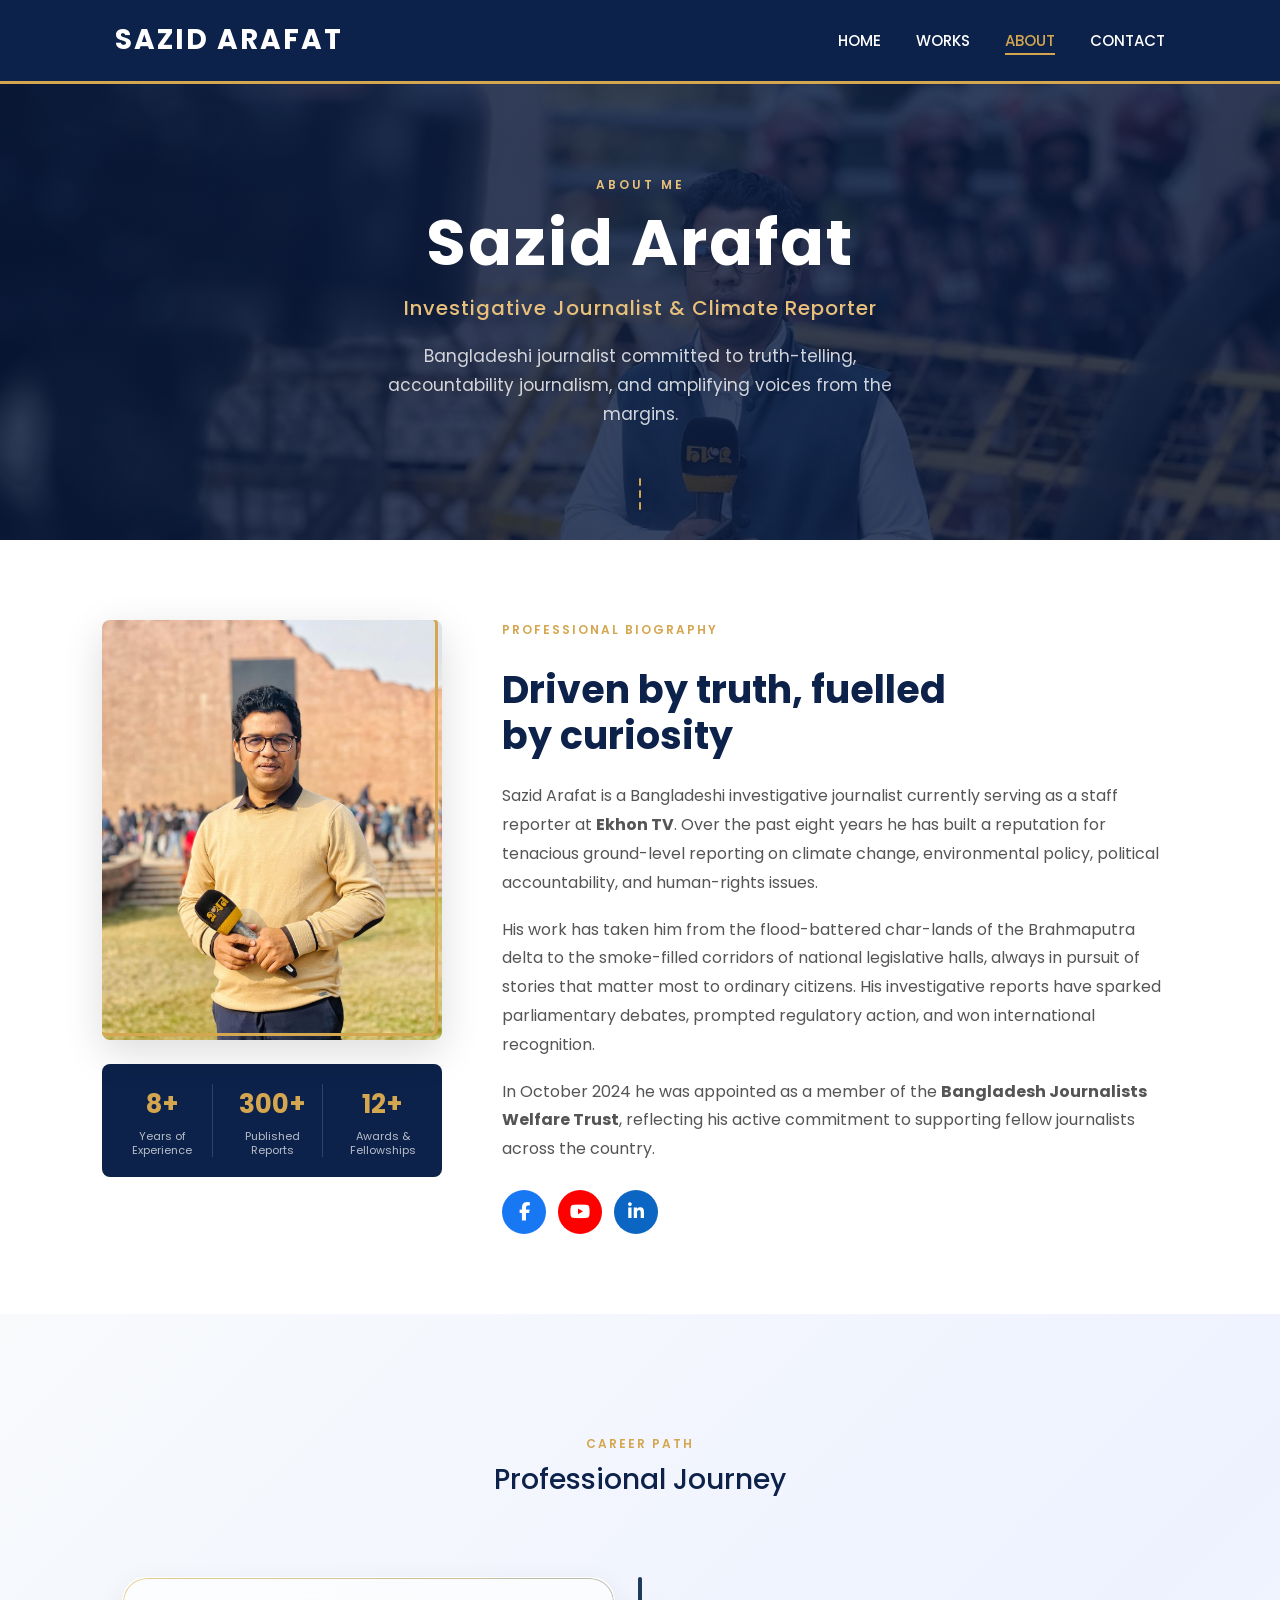
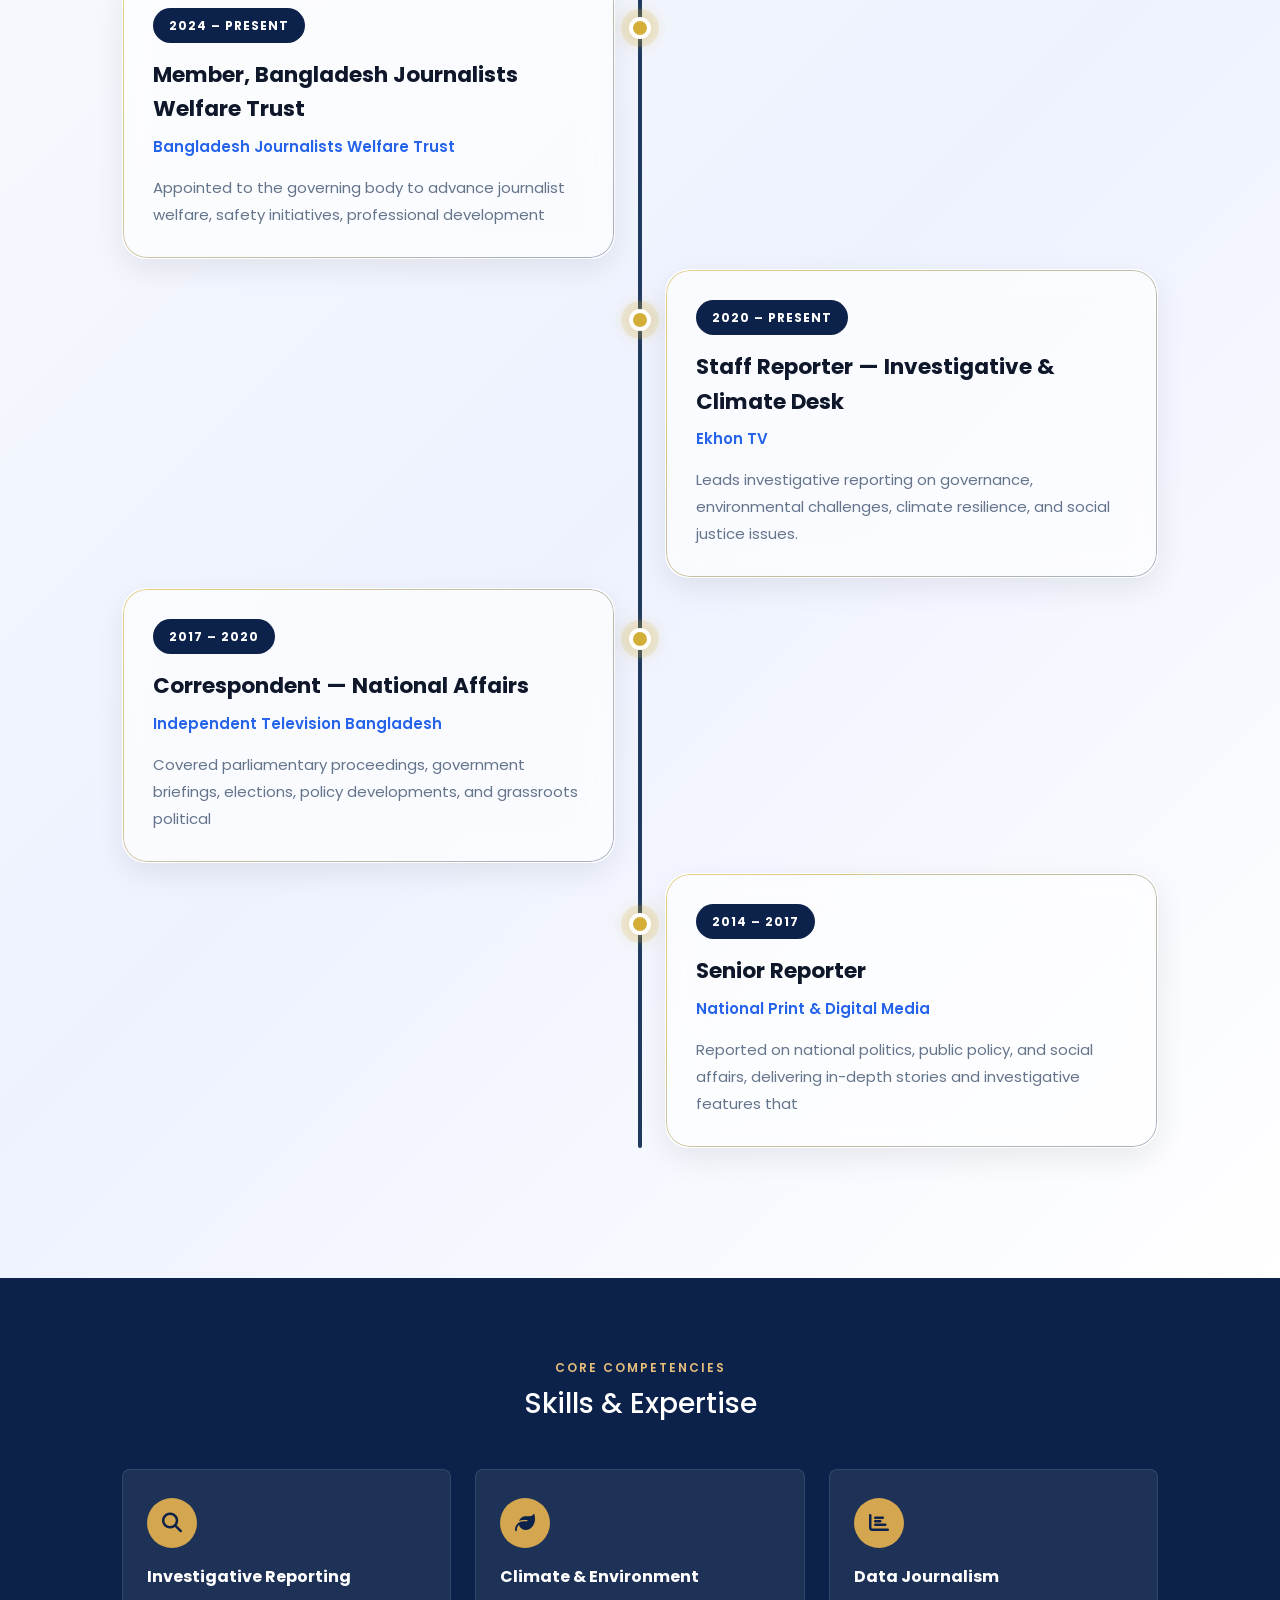
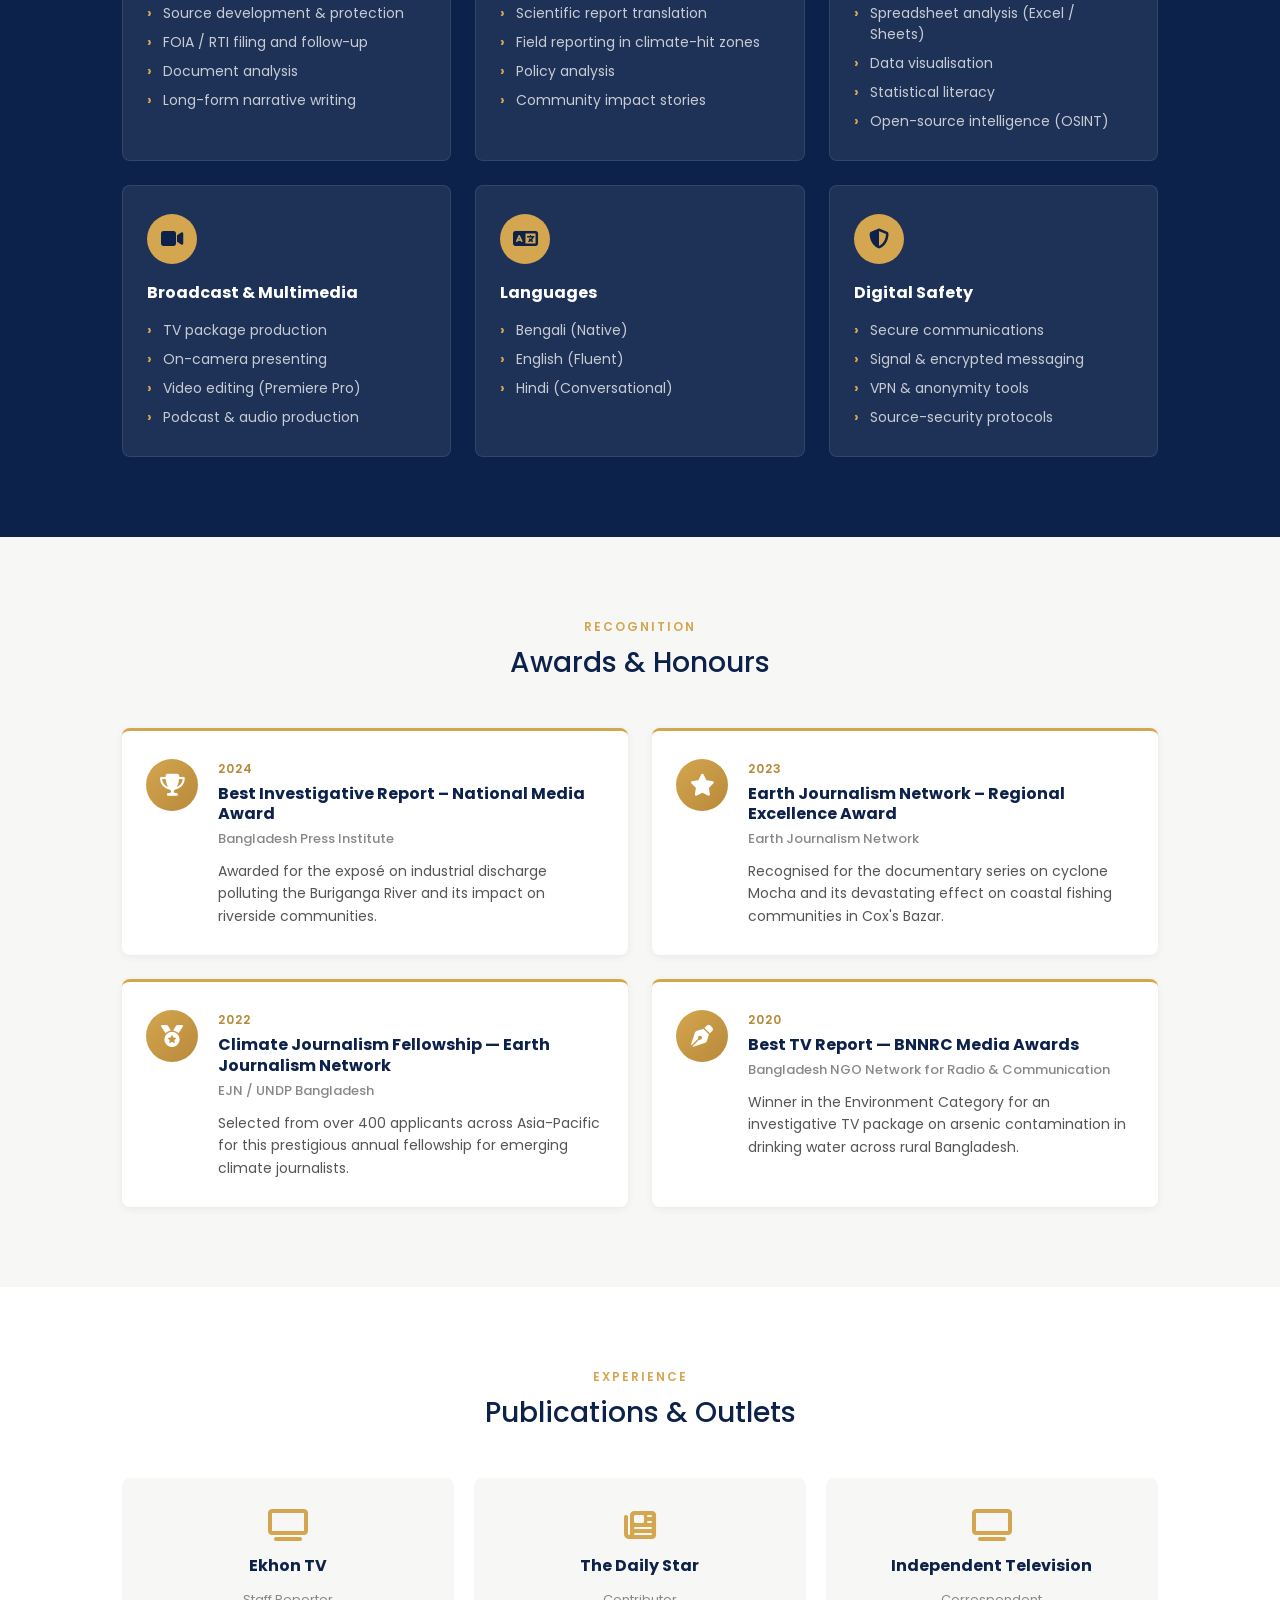
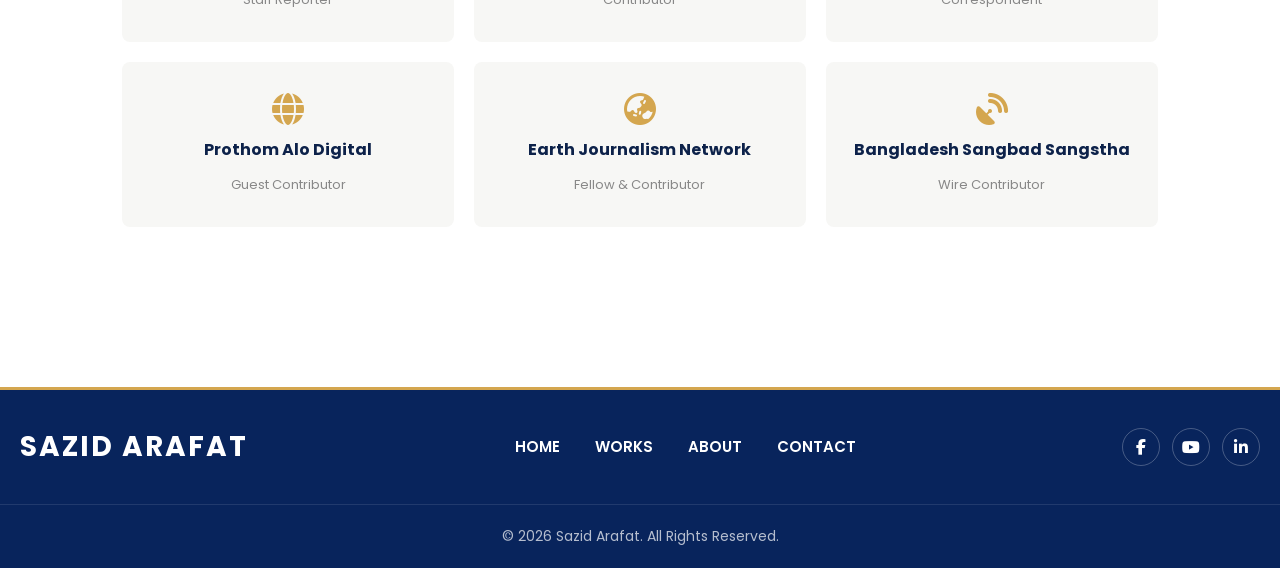
<file: about.html>
<!doctype html>
<html lang="en">

<head>
  <meta charset="UTF-8" />
  <meta name="viewport" content="width=device-width, initial-scale=1.0" />
  <title>About – Sazid Arafat | Investigative Journalist</title>
  <meta name="description"
    content="Learn about Sazid Arafat, a Bangladeshi investigative journalist covering climate, politics, and special reports at Ekhon TV." />

  <!-- CSS File -->
  <link rel="stylesheet" href="./style.css" />

  <!-- Font Awesome -->
  <link rel="stylesheet" href="https://cdnjs.cloudflare.com/ajax/libs/font-awesome/6.5.1/css/all.min.css" />

  <!-- Google Font -->
  <link href="https://fonts.googleapis.com/css2?family=Poppins:wght@300;400;500;600;700&display=swap"
    rel="stylesheet" />
</head>

<body>
  <!-- ========================= -->
  <!-- NAVBAR -->
  <!-- ========================= -->
  <!-- NAVBAR -->
  <nav class="navbar">
    <div class="logo">
      <a href="./index.html">
        <h2>SAZID ARAFAT</h2>
      </a>
    </div>

    <ul class="nav-links" id="navLinks">
      <li><a href="./index.html">HOME</a></li>
      <li><a href="./portfolio.html">WORKS</a></li>
      <li><a href="./about.html" class="active">ABOUT</a></li>
      <li><a href="./contact.html">CONTACT</a></li>
    </ul>

    <!-- Mobile Menu -->
    <div class="menu-btn" id="menuBtn" aria-label="Toggle navigation menu">
      <i class="fa-solid fa-bars"></i>
    </div>
  </nav>
  <!-- ========================= -->
  <!-- ABOUT HERO SECTION -->
  <!-- ========================= -->
  <section class="about-hero">
    <div class="about-hero-content">
      <span class="page-label">About Me</span>
      <h1>Sazid Arafat</h1>
      <p class="about-hero-subtitle">
        Investigative Journalist &amp; Climate Reporter
      </p>
      <p class="about-hero-desc">
        Bangladeshi journalist committed to truth-telling, accountability
        journalism, and amplifying voices from the margins.
      </p>
    </div>

    <!-- Scroll indicator -->
    <div class="scroll-down">
      <span></span>
      <span></span>
      <span></span>
    </div>
  </section>

  <!-- ========================= -->
  <!-- INTRO / PHOTO SECTION -->
  <!-- ========================= -->
  <section class="bio-section">
    <div class="bio-grid">
      <!-- Photo -->
      <div class="bio-photo-wrap">
        <div class="bio-photo-frame">
          <img src="./src/image/Profile.jpg" alt="Sazid Arafat – Investigative Journalist" class="bio-photo" />
        </div>
        <!-- Quick-stats strip -->
        <div class="quick-stats">
          <div class="stat-item">
            <span class="stat-number">8+</span>
            <span class="stat-label">Years of Experience</span>
          </div>
          <div class="stat-item">
            <span class="stat-number">300+</span>
            <span class="stat-label">Published Reports</span>
          </div>
          <div class="stat-item">
            <span class="stat-number">12+</span>
            <span class="stat-label">Awards &amp; Fellowships</span>
          </div>
        </div>
      </div>

      <!-- Text -->
      <div class="bio-text">
        <span class="section-tag">Professional Biography</span>
        <h2 class="bio-heading">
          Driven by truth, fuelled by&nbsp;curiosity
        </h2>
        <p>
          Sazid Arafat is a Bangladeshi investigative journalist currently
          serving as a staff reporter at <strong>Ekhon TV</strong>. Over the
          past eight years he has built a reputation for tenacious
          ground-level reporting on climate change, environmental policy,
          political accountability, and human-rights issues.
        </p>
        <p>
          His work has taken him from the flood-battered char-lands of the
          Brahmaputra delta to the smoke-filled corridors of national
          legislative halls, always in pursuit of stories that matter most to
          ordinary citizens. His investigative reports have sparked
          parliamentary debates, prompted regulatory action, and won
          international recognition.
        </p>
        <p>
          In October 2024 he was appointed as a member of the
          <strong>Bangladesh Journalists Welfare Trust</strong>, reflecting
          his active commitment to supporting fellow journalists across the
          country.
        </p>

        <!-- Social links -->
        <div class="bio-social">
          <a href="https://www.facebook.com/sazid.arafat" target="_blank" rel="noopener noreferrer"
            aria-label="Facebook" class="bio-social-link fb">
            <i class="fa-brands fa-facebook-f"></i>
          </a>
          <a href="https://www.youtube.com/@sazidarafatudoa" target="_blank" rel="noopener noreferrer"
            aria-label="YouTube" class="bio-social-link yt">
            <i class="fa-brands fa-youtube"></i>
          </a>
          <a href="https://www.linkedin.com/in/sazid-arafat/" target="_blank" rel="noopener noreferrer"
            aria-label="LinkedIn" class="bio-social-link li">
            <i class="fa-brands fa-linkedin-in"></i>
          </a>
        </div>
      </div>
    </div>
  </section>




  <!-- =========================
     CAREER TIMELINE
========================= -->
  <section class="timeline-section" id="career">
    <div class="inner-container">

      <span class="section-tag centered">Career Path</span>
      <h2 class="section-heading centered">Professional Journey</h2>

      <div class="timeline">

        <!-- Item 1 -->
        <div class="tl-item">
          <div class="tl-dot"></div>

          <div class="tl-card">
            <span class="tl-year">2024 – Present</span>

            <h3 class="tl-role">

              Member, Bangladesh Journalists Welfare Trust
            </h3>

            <p class="tl-org">
              Bangladesh Journalists Welfare Trust
            </p>

            <p class="tl-desc">
              Appointed to the governing body to advance journalist welfare,
              safety initiatives, professional development
            </p>
          </div>
        </div>

        <!-- Item 2 -->
        <div class="tl-item">
          <div class="tl-dot"></div>

          <div class="tl-card">
            <span class="tl-year">2020 – Present</span>

            <h3 class="tl-role">

              Staff Reporter — Investigative & Climate Desk
            </h3>

            <p class="tl-org">
              Ekhon TV
            </p>

            <p class="tl-desc">
              Leads investigative reporting on governance, environmental
              challenges, climate resilience, and social justice issues.

            </p>
          </div>
        </div>

        <!-- Item 3 -->
        <div class="tl-item">
          <div class="tl-dot"></div>

          <div class="tl-card">
            <span class="tl-year">2017 – 2020</span>

            <h3 class="tl-role">

              Correspondent — National Affairs
            </h3>

            <p class="tl-org">
              Independent Television Bangladesh
            </p>

            <p class="tl-desc">
              Covered parliamentary proceedings, government briefings,
              elections, policy developments, and grassroots political

            </p>
          </div>
        </div>

        <!-- Item 4 -->
        <div class="tl-item">
          <div class="tl-dot"></div>

          <div class="tl-card">
            <span class="tl-year">2014 – 2017</span>

            <h3 class="tl-role">

              Senior Reporter
            </h3>

            <p class="tl-org">
              National Print & Digital Media
            </p>

            <p class="tl-desc">
              Reported on national politics, public policy, and social affairs,
              delivering in-depth stories and investigative features that

            </p>
          </div>
        </div>



      </div>

    </div>
  </section>

 

  <!-- ========================= -->
  <!-- SKILLS SECTION -->
  <!-- ========================= -->
  <section class="skills-section">
    <div class="inner-container">
      <span class="section-tag centered">Core Competencies</span>
      <h2 class="section-heading centered">Skills &amp; Expertise</h2>

      <div class="skills-grid">
        <!-- Skill category -->
        <div class="skill-cat">
          <div class="skill-cat-icon">
            <i class="fa-solid fa-magnifying-glass"></i>
          </div>
          <h3>Investigative Reporting</h3>
          <ul class="skill-list">
            <li>Source development &amp; protection</li>
            <li>FOIA / RTI filing and follow-up</li>
            <li>Document analysis</li>
            <li>Long-form narrative writing</li>
          </ul>
        </div>

        <div class="skill-cat">
          <div class="skill-cat-icon">
            <i class="fa-solid fa-leaf"></i>
          </div>
          <h3>Climate &amp; Environment</h3>
          <ul class="skill-list">
            <li>Scientific report translation</li>
            <li>Field reporting in climate-hit zones</li>
            <li>Policy analysis</li>
            <li>Community impact stories</li>
          </ul>
        </div>

        <div class="skill-cat">
          <div class="skill-cat-icon">
            <i class="fa-solid fa-chart-bar"></i>
          </div>
          <h3>Data Journalism</h3>
          <ul class="skill-list">
            <li>Spreadsheet analysis (Excel / Sheets)</li>
            <li>Data visualisation</li>
            <li>Statistical literacy</li>
            <li>Open-source intelligence (OSINT)</li>
          </ul>
        </div>

        <div class="skill-cat">
          <div class="skill-cat-icon">
            <i class="fa-solid fa-video"></i>
          </div>
          <h3>Broadcast &amp; Multimedia</h3>
          <ul class="skill-list">
            <li>TV package production</li>
            <li>On-camera presenting</li>
            <li>Video editing (Premiere Pro)</li>
            <li>Podcast &amp; audio production</li>
          </ul>
        </div>

        <div class="skill-cat">
          <div class="skill-cat-icon">
            <i class="fa-solid fa-language"></i>
          </div>
          <h3>Languages</h3>
          <ul class="skill-list">
            <li>Bengali (Native)</li>
            <li>English (Fluent)</li>
            <li>Hindi (Conversational)</li>
          </ul>
        </div>

        <div class="skill-cat">
          <div class="skill-cat-icon">
            <i class="fa-solid fa-shield-halved"></i>
          </div>
          <h3>Digital Safety</h3>
          <ul class="skill-list">
            <li>Secure communications</li>
            <li>Signal &amp; encrypted messaging</li>
            <li>VPN &amp; anonymity tools</li>
            <li>Source-security protocols</li>
          </ul>
        </div>
      </div>
    </div>
  </section>

  <!-- ========================= -->
  <!-- AWARDS SECTION -->
  <!-- ========================= -->
  <section class="awards-section">
    <div class="inner-container">
      <span class="section-tag centered">Recognition</span>
      <h2 class="section-heading centered">Awards &amp; Honours</h2>

      <div class="awards-grid">
        <div class="award-card">
          <div class="award-icon">
            <i class="fa-solid fa-trophy"></i>
          </div>
          <div class="award-body">
            <span class="award-year">2024</span>
            <h3 class="award-title">
              Best Investigative Report – National Media Award
            </h3>
            <p class="award-org">Bangladesh Press Institute</p>
            <p class="award-desc">
              Awarded for the exposé on industrial discharge polluting the
              Buriganga River and its impact on riverside communities.
            </p>
          </div>
        </div>

        <div class="award-card">
          <div class="award-icon">
            <i class="fa-solid fa-star"></i>
          </div>
          <div class="award-body">
            <span class="award-year">2023</span>
            <h3 class="award-title">
              Earth Journalism Network – Regional Excellence Award
            </h3>
            <p class="award-org">Earth Journalism Network</p>
            <p class="award-desc">
              Recognised for the documentary series on cyclone Mocha and its
              devastating effect on coastal fishing communities in Cox's Bazar.
            </p>
          </div>
        </div>

        <div class="award-card">
          <div class="award-icon">
            <i class="fa-solid fa-medal"></i>
          </div>
          <div class="award-body">
            <span class="award-year">2022</span>
            <h3 class="award-title">
              Climate Journalism Fellowship — Earth Journalism Network
            </h3>
            <p class="award-org">EJN / UNDP Bangladesh</p>
            <p class="award-desc">
              Selected from over 400 applicants across Asia-Pacific for this
              prestigious annual fellowship for emerging climate journalists.
            </p>
          </div>
        </div>

        <div class="award-card">
          <div class="award-icon">
            <i class="fa-solid fa-pen-nib"></i>
          </div>
          <div class="award-body">
            <span class="award-year">2020</span>
            <h3 class="award-title">
              Best TV Report — BNNRC Media Awards
            </h3>
            <p class="award-org">Bangladesh NGO Network for Radio &amp; Communication</p>
            <p class="award-desc">
              Winner in the Environment Category for an investigative TV
              package on arsenic contamination in drinking water across rural
              Bangladesh.
            </p>
          </div>
        </div>
      </div>
    </div>
  </section>

  <!-- ========================= -->
  <!-- PUBLICATIONS WORKED WITH -->
  <!-- ========================= -->
  <section class="publications-section">
    <div class="inner-container">
      <span class="section-tag centered">Experience</span>
      <h2 class="section-heading centered">Publications &amp; Outlets</h2>

      <div class="pub-grid">
        <div class="pub-card">
          <i class="fa-solid fa-tv"></i>
          <h3>Ekhon TV</h3>
          <span class="pub-role">Staff Reporter</span>
        </div>
        <div class="pub-card">
          <i class="fa-solid fa-newspaper"></i>
          <h3>The Daily Star</h3>
          <span class="pub-role">Contributor</span>
        </div>
        <div class="pub-card">
          <i class="fa-solid fa-tv"></i>
          <h3>Independent Television</h3>
          <span class="pub-role">Correspondent</span>
        </div>
        <div class="pub-card">
          <i class="fa-solid fa-globe"></i>
          <h3>Prothom Alo Digital</h3>
          <span class="pub-role">Guest Contributor</span>
        </div>
        <div class="pub-card">
          <i class="fa-solid fa-earth-asia"></i>
          <h3>Earth Journalism Network</h3>
          <span class="pub-role">Fellow &amp; Contributor</span>
        </div>
        <div class="pub-card">
          <i class="fa-solid fa-satellite-dish"></i>
          <h3>Bangladesh Sangbad Sangstha</h3>
          <span class="pub-role">Wire Contributor</span>
        </div>
      </div>
    </div>
  </section>



  <!-- ========================= -->
  <!-- FOOTER -->
  <!-- ========================= -->
  <footer class="footer">
    <div class="footer-container">
      <div class="footer-logo">
        <a href="./index.html">
          <h2>SAZID ARAFAT</h2>
          <!-- <h2>Sajid Arafat</h2> -->
        </a>
      </div>

      <ul class="footer-menu">
        <li><a href="./index.html">HOME</a></li>
        <li><a href="./portfolio.html">WORKS</a></li>
        <li><a href="./about.html">ABOUT</a></li>
        <li><a href="./contact.html">CONTACT</a></li>
      </ul>

      <div class="footer-social">
        <a href="https://www.facebook.com/sazid.arafat" target="_blank" rel="noopener noreferrer"
          aria-label="Facebook"><i class="fa-brands fa-facebook-f"></i></a>
        <a href="https://www.youtube.com/@sazidarafatudoa" target="_blank" rel="noopener noreferrer"
          aria-label="YouTube"><i class="fa-brands fa-youtube"></i></a>
        <a href="https://www.linkedin.com/in/sazid-arafat/" target="_blank" rel="noopener noreferrer"
          aria-label="LinkedIn"><i class="fa-brands fa-linkedin-in"></i></a>
      </div>
    </div>

    <div class="footer-bottom">
      <p>© 2026 Sazid Arafat. All Rights Reserved.</p>
    </div>
  </footer>
  <!-- JS FILE -->
  <script src="./src/js/script.js"></script>
</body>

</html>
</file>
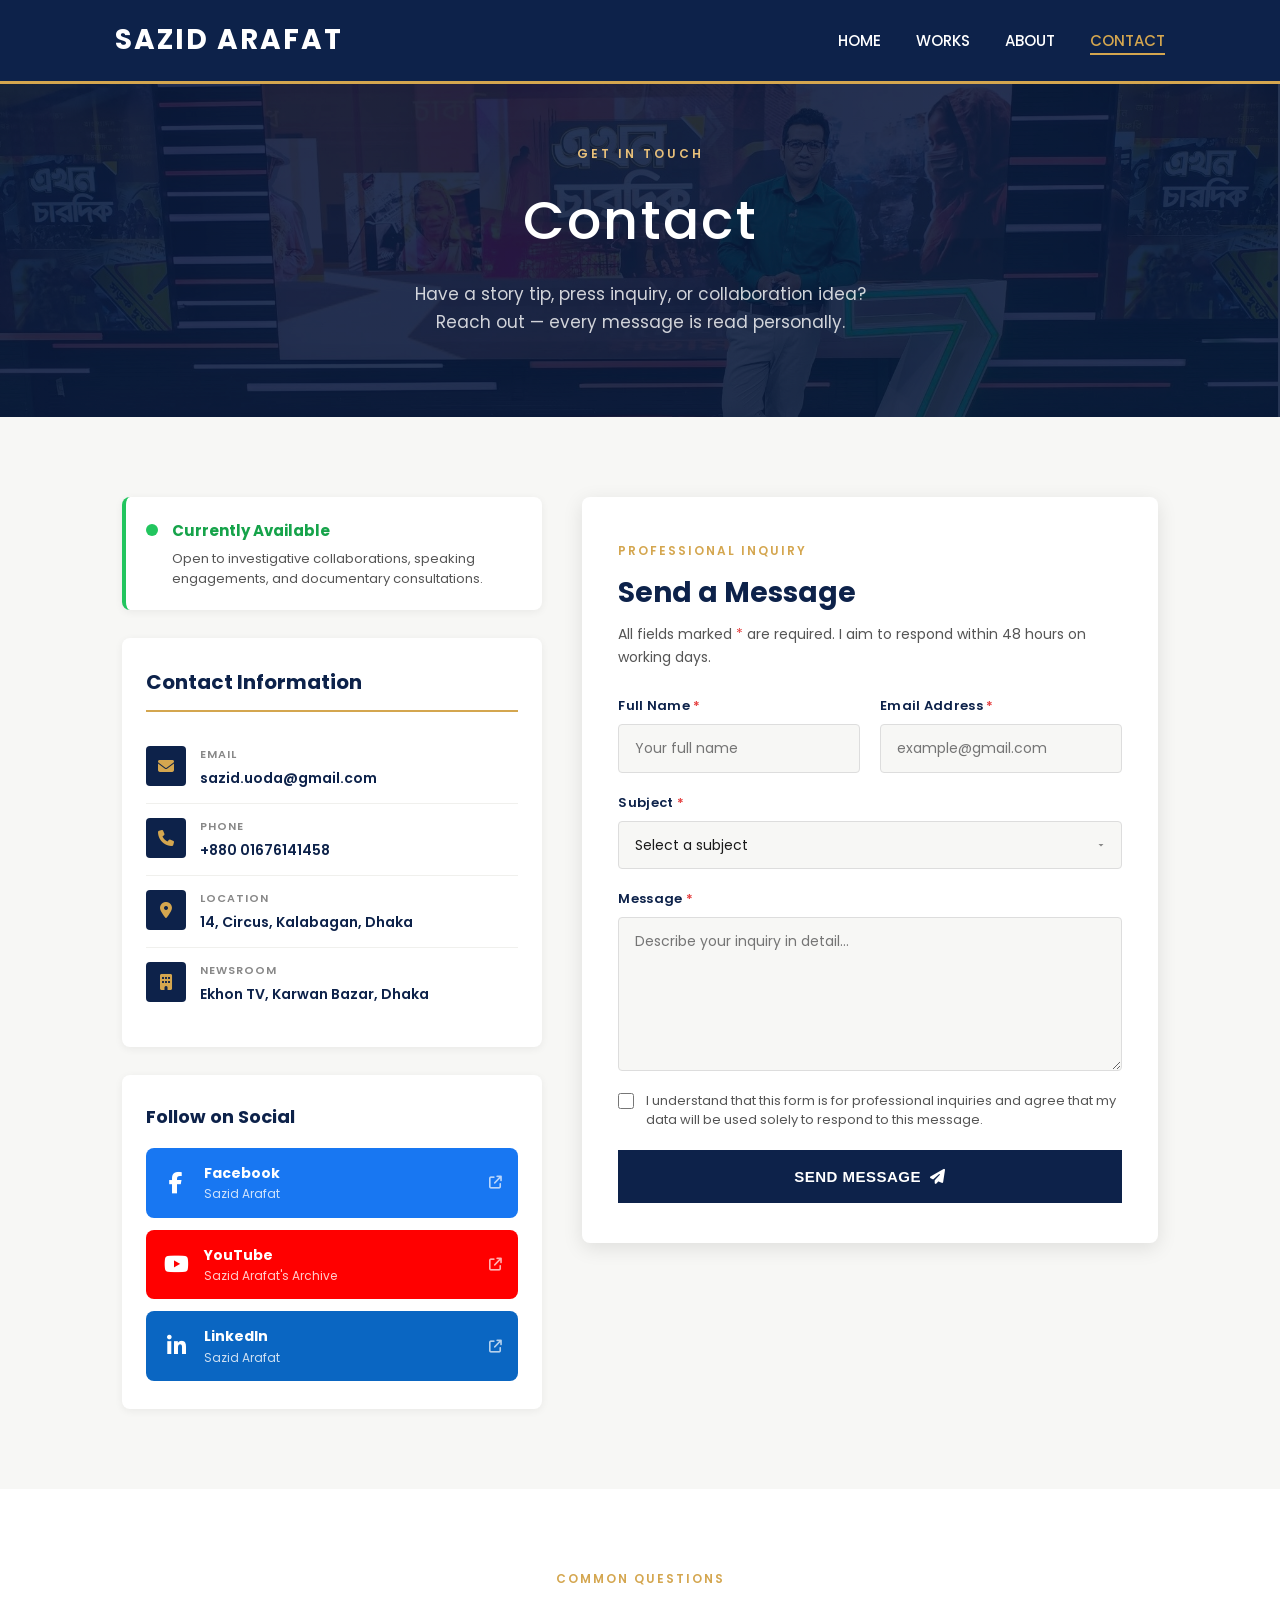
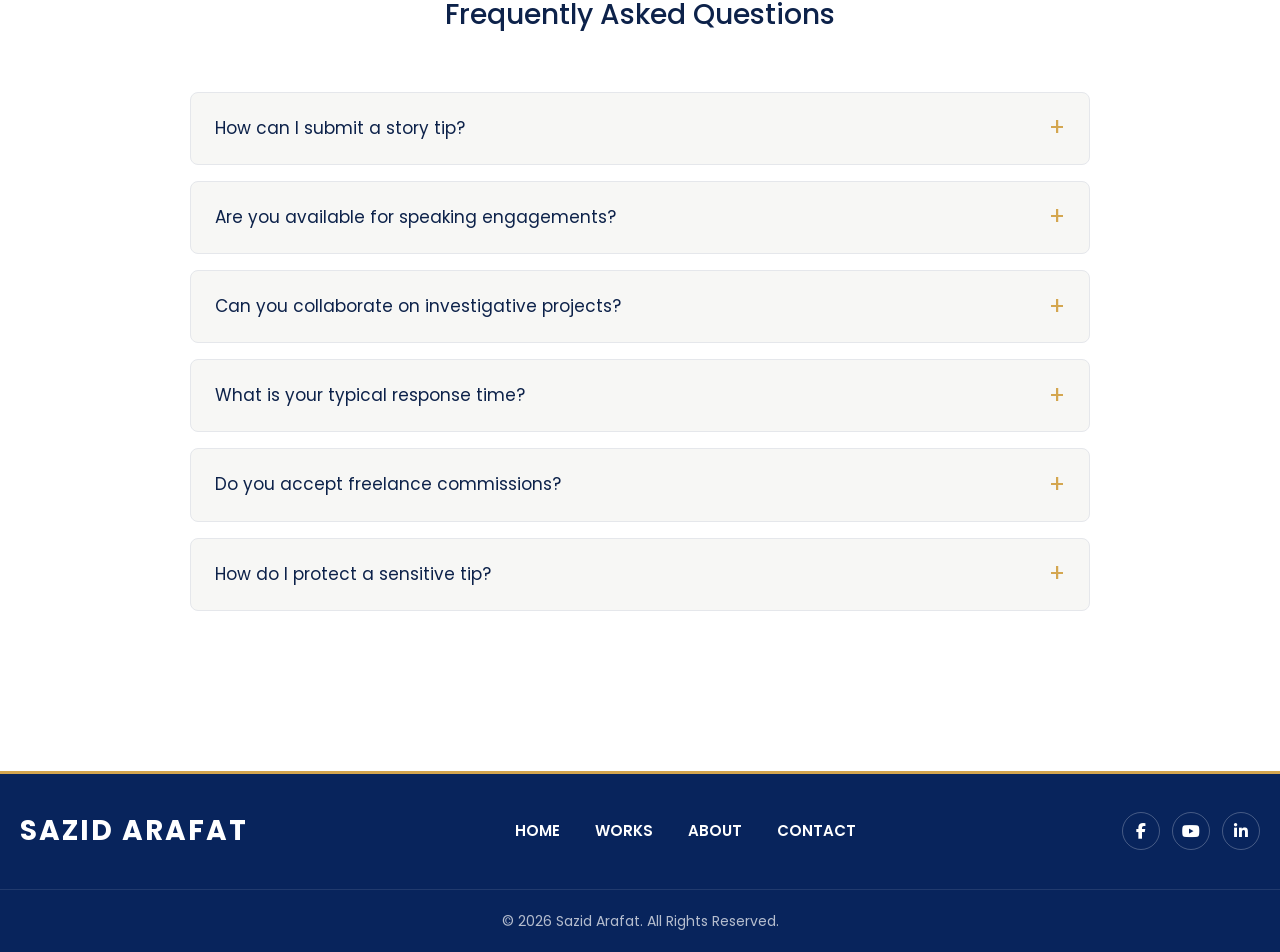
<file: contact.html>
<!doctype html>
<html lang="en">

<head>
  <meta charset="UTF-8" />
  <meta name="viewport" content="width=device-width, initial-scale=1.0" />
  <title>Contact – Sazid Arafat | Investigative Journalist</title>
  <meta name="description"
    content="Get in touch with Sazid Arafat for press inquiries, collaboration, interviews, or tips. Bangladeshi investigative journalist at Ekhon TV." />

  <!-- CSS File -->
  <link rel="stylesheet" href="./style.css" />

  <!-- Font Awesome -->
  <link rel="stylesheet" href="https://cdnjs.cloudflare.com/ajax/libs/font-awesome/6.5.1/css/all.min.css" />

  <!-- Google Font -->
  <link href="https://fonts.googleapis.com/css2?family=Poppins:wght@300;400;500;600;700&display=swap"
    rel="stylesheet" />
</head>

<body>
  <!-- ========================= -->
  <!-- NAVBAR -->
  <!-- ========================= -->
  <!-- NAVBAR -->
  <nav class="navbar">
    <div class="logo">
      <a href="./index.html">
        <h2>SAZID ARAFAT</h2>
      </a>
    </div>

    <ul class="nav-links" id="navLinks">
      <li><a href="./index.html">HOME</a></li>
      <li><a href="./portfolio.html">WORKS</a></li>
      <li><a href="./about.html">ABOUT</a></li>
      <li><a href="./contact.html" class="active">CONTACT</a></li>
    </ul>

    <!-- Mobile Menu -->
    <div class="menu-btn" id="menuBtn" aria-label="Toggle navigation menu">
      <i class="fa-solid fa-bars"></i>
    </div>
  </nav>

  <!-- ========================= -->
  <!-- CONTACT HERO -->
  <!-- ========================= -->
  <section class="contact-hero">
    <div class="contact-hero-content">
      <span class="page-label">Get In Touch</span>
      <h1>Contact</h1>
      <p>
        Have a story tip, press inquiry, or collaboration idea? Reach out —
        every message is read personally.
      </p>
    </div>
  </section>

  <!-- ========================= -->
  <!-- MAIN CONTACT LAYOUT -->
  <!-- ========================= -->
  <section class="contact-main">
    <div class="inner-container">
      <div class="contact-layout">
        <!-- ---- LEFT COLUMN: INFO ---- -->
        <div class="contact-info-col">
          <!-- Availability card -->
          <div class="availability-card">
            <div class="avail-dot"></div>
            <div>
              <p class="avail-status">Currently Available</p>
              <p class="avail-desc">
                Open to investigative collaborations, speaking engagements,
                and documentary consultations.
              </p>
            </div>
          </div>

          <!-- Contact details -->
          <div class="contact-details">
            <h2 class="contact-info-heading">Contact Information</h2>

            <a href="mailto:sazid.uoda@gmail.com" class="contact-detail-item">
              <div class="contact-detail-icon">
                <i class="fa-solid fa-envelope"></i>
              </div>
              <div>
                <span class="contact-detail-label">Email</span>
                <span class="contact-detail-value">sazid.uoda@gmail.com</span>
              </div>
            </a>

            <a href="tel:+8801700000000" class="contact-detail-item">
              <div class="contact-detail-icon">
                <i class="fa-solid fa-phone"></i>
              </div>
              <div>
                <span class="contact-detail-label">Phone</span>
                <span class="contact-detail-value">+880 01676141458</span>
              </div>
            </a>

            <div class="contact-detail-item">
              <div class="contact-detail-icon">
                <i class="fa-solid fa-location-dot"></i>
              </div>
              <div>
                <span class="contact-detail-label">Location</span>
                <span class="contact-detail-value">14, Circus, Kalabagan, Dhaka</span>
              </div>
            </div>

            <div class="contact-detail-item">
              <div class="contact-detail-icon">
                <i class="fa-solid fa-building"></i>
              </div>
              <div>
                <span class="contact-detail-label">Newsroom</span>
                <span class="contact-detail-value">Ekhon TV, Karwan Bazar, Dhaka</span>
              </div>
            </div>
          </div>

          <!-- Social media cards -->
          <div class="social-cards">
            <h3 class="social-cards-heading">Follow on Social</h3>

            <div class="social-card-list">
              <a href="https://www.facebook.com/sazid.arafat" target="_blank" rel="noopener noreferrer"
                class="social-card social-card-fb" aria-label="Facebook">
                <i class="fa-brands fa-facebook-f"></i>
                <div>
                  <span class="social-card-name">Facebook</span>
                  <span class="social-card-handle">Sazid Arafat</span>
                </div>
                <i class="fa-solid fa-arrow-up-right-from-square social-card-arrow"></i>
              </a>

              <a href="https://www.youtube.com/@sazidarafatudoa" target="_blank" rel="noopener noreferrer"
                class="social-card social-card-yt" aria-label="YouTube">
                <i class="fa-brands fa-youtube"></i>
                <div>
                  <span class="social-card-name">YouTube</span>
                  <span class="social-card-handle">Sazid Arafat's Archive</span>
                </div>
                <i class="fa-solid fa-arrow-up-right-from-square social-card-arrow"></i>
              </a>

              <a href="https://www.linkedin.com/in/sazid-arafat/" target="_blank" rel="noopener noreferrer"
                class="social-card social-card-li" aria-label="LinkedIn">
                <i class="fa-brands fa-linkedin-in"></i>
                <div>
                  <span class="social-card-name">LinkedIn</span>
                  <span class="social-card-handle">Sazid Arafat</span>
                </div>
                <i class="fa-solid fa-arrow-up-right-from-square social-card-arrow"></i>
              </a>
            </div>
          </div>
        </div>

        <!-- ---- RIGHT COLUMN: FORM ---- -->
        <div class="contact-form-col">
          <div class="inquiry-box">
            <span class="section-tag">Professional Inquiry</span>
            <h2 class="form-heading">Send a Message</h2>
            <p class="form-subtext">
              All fields marked <span class="required-star">*</span> are
              required. I aim to respond within 48 hours on working days.
            </p>
            <form action="https://api.web3forms.com/submit" method="POST" class="contact-form" id="contactForm">
              <input type="hidden" name="access_key" value="85a799e5-6c3c-4cfc-8764-4ec9124c769e">
              <!-- Row 1 -->
              <div class="form-row">
                <div class="form-group">
                  <label for="fullName" class="form-label">
                    Full Name <span class="required-star">*</span>
                  </label>
                  <input type="text" name="name" id="fullName" class="form-input" placeholder="Your full name"
                    required />
                </div>

                <div class="form-group">
                  <label for="emailAddress" class="form-label">
                    Email Address <span class="required-star">*</span>
                  </label>
                  <input type="email" name="email" id="emailAddress" class="form-input" placeholder="example@gmail.com"
                    required autocomplete="email" />
                </div>
              </div>

              <!-- Row 2 -->
              <div class="form-group">
                <label for="subject" class="form-label">
                  Subject <span class="required-star">*</span>
                </label>
                <select id="subject" name="subject" class="form-input form-select" required>
                  <option value="" disabled selected>Select a subject</option>
                  <option   value="story-tip">Story Tip / Press Release</option>
                  <option   value="collaboration">
                    Collaboration Proposal
                  </option>
                  <option   value="interview-request">Interview Request</option>
                  <option   value="speaking">Speaking Engagement</option>
                  <option   value="media-inquiry">Media Inquiry</option>
                  <option   value="other">Other</option>
                </select>
              </div>

              <!-- Row 3 -->
              <div class="form-group">
                <label for="message" class="form-label">
                  Message <span class="required-star">*</span>
                </label>
                <textarea name="message" id="message" class="form-input form-textarea"
                  placeholder="Describe your inquiry in detail…" rows="6" required></textarea>
              </div>



              <!-- Consent -->
              <div class="form-checkbox-group">
                <input type="checkbox" id="consent" name="consent" class="form-checkbox" required />
                <label for="consent" class="form-checkbox-label">
                  I understand that this form is for professional inquiries
                  and agree that my data will be used solely to respond to
                  this message.
                </label>
              </div>

              <button type="submit" class="btn form-submit-btn" id="submitBtn">
                SEND MESSAGE &nbsp;<i class="fa-solid fa-paper-plane"></i>
              </button>
            </form>
          </div>
        </div>
      </div>
    </div>
  </section>

  <!-- ========================= -->
  <!-- FAQ SECTION -->
  <!-- ========================= -->
  <section class="faq-section">
    <div class="inner-container">
      <span class="section-tag centered">Common Questions</span>
      <h2 class="section-heading centered">Frequently Asked Questions</h2>

      <div class="faq-accordion">
        <details class="faq-item">
          <summary>How can I submit a story tip?</summary>
          <p>
            Use the contact form above and select "Story Tip / Press Release"
            as the subject. For sensitive tips requiring confidentiality,
            please use Signal (number available upon request via email).
          </p>
        </details>

        <details class="faq-item">
          <summary>Are you available for speaking engagements?</summary>
          <p>
            Yes — I regularly speak at journalism schools, climate
            conferences, and press-freedom events. Select "Speaking
            Engagement" in the subject dropdown and provide event details
            including date, venue, and expected audience.
          </p>
        </details>

        <details class="faq-item">
          <summary>Can you collaborate on investigative projects?</summary>
          <p>
            Absolutely. I am open to cross-border investigative collaborations
            with journalists, NGOs, and research institutions working on
            accountability, environment, or human-rights stories.
          </p>
        </details>

        <details class="faq-item">
          <summary>What is your typical response time?</summary>
          <p>
            I personally read every message and aim to respond within 48 hours
            on working days (Sunday–Thursday in Bangladesh). Urgent press
            inquiries are given priority.
          </p>
        </details>

        <details class="faq-item">
          <summary>Do you accept freelance commissions?</summary>
          <p>
            On a selective basis. I accept commissions for longform
            investigative pieces, documentary consultations, and climate
            reporting from credible editorial outlets and NGOs.
          </p>
        </details>

        <details class="faq-item">
          <summary>How do I protect a sensitive tip?</summary>
          <p>
            Source safety is paramount. For highly sensitive information,
            please use encrypted channels. I follow CPJ and RSF protocols on
            source protection and never disclose source identities without
            explicit consent.
          </p>
        </details>
      </div>
    </div>
  </section>

  <!-- ========================= -->
  <!-- FOOTER -->
  <!-- ========================= -->
  <footer class="footer">
    <div class="footer-container">
      <div class="footer-logo">
        <a href="./index.html">
          <h2>SAZID ARAFAT</h2>
        </a>
      </div>

      <ul class="footer-menu">
        <li><a href="./index.html">HOME</a></li>
        <li><a href="./portfolio.html">WORKS</a></li>
        <li><a href="./about.html">ABOUT</a></li>
        <li><a href="./contact.html">CONTACT</a></li>
      </ul>

      <div class="footer-social">
        <a href="https://www.facebook.com/sazid.arafat" target="_blank" rel="noopener noreferrer"
          aria-label="Facebook"><i class="fa-brands fa-facebook-f"></i></a>
        <a href="https://www.youtube.com/@sazidarafatudoa" target="_blank" rel="noopener noreferrer"
          aria-label="YouTube"><i class="fa-brands fa-youtube"></i></a>
        <a href="https://www.linkedin.com/in/sazid-arafat/" target="_blank" rel="noopener noreferrer"
          aria-label="LinkedIn"><i class="fa-brands fa-linkedin-in"></i></a>
      </div>
    </div>

    <div class="footer-bottom">
      <p>© 2026 Sazid Arafat. All Rights Reserved.</p>
    </div>
  </footer>
  <!-- JS FILE -->
  <script src="./src/js/script.js"></script>
</body>

</html>
</file>
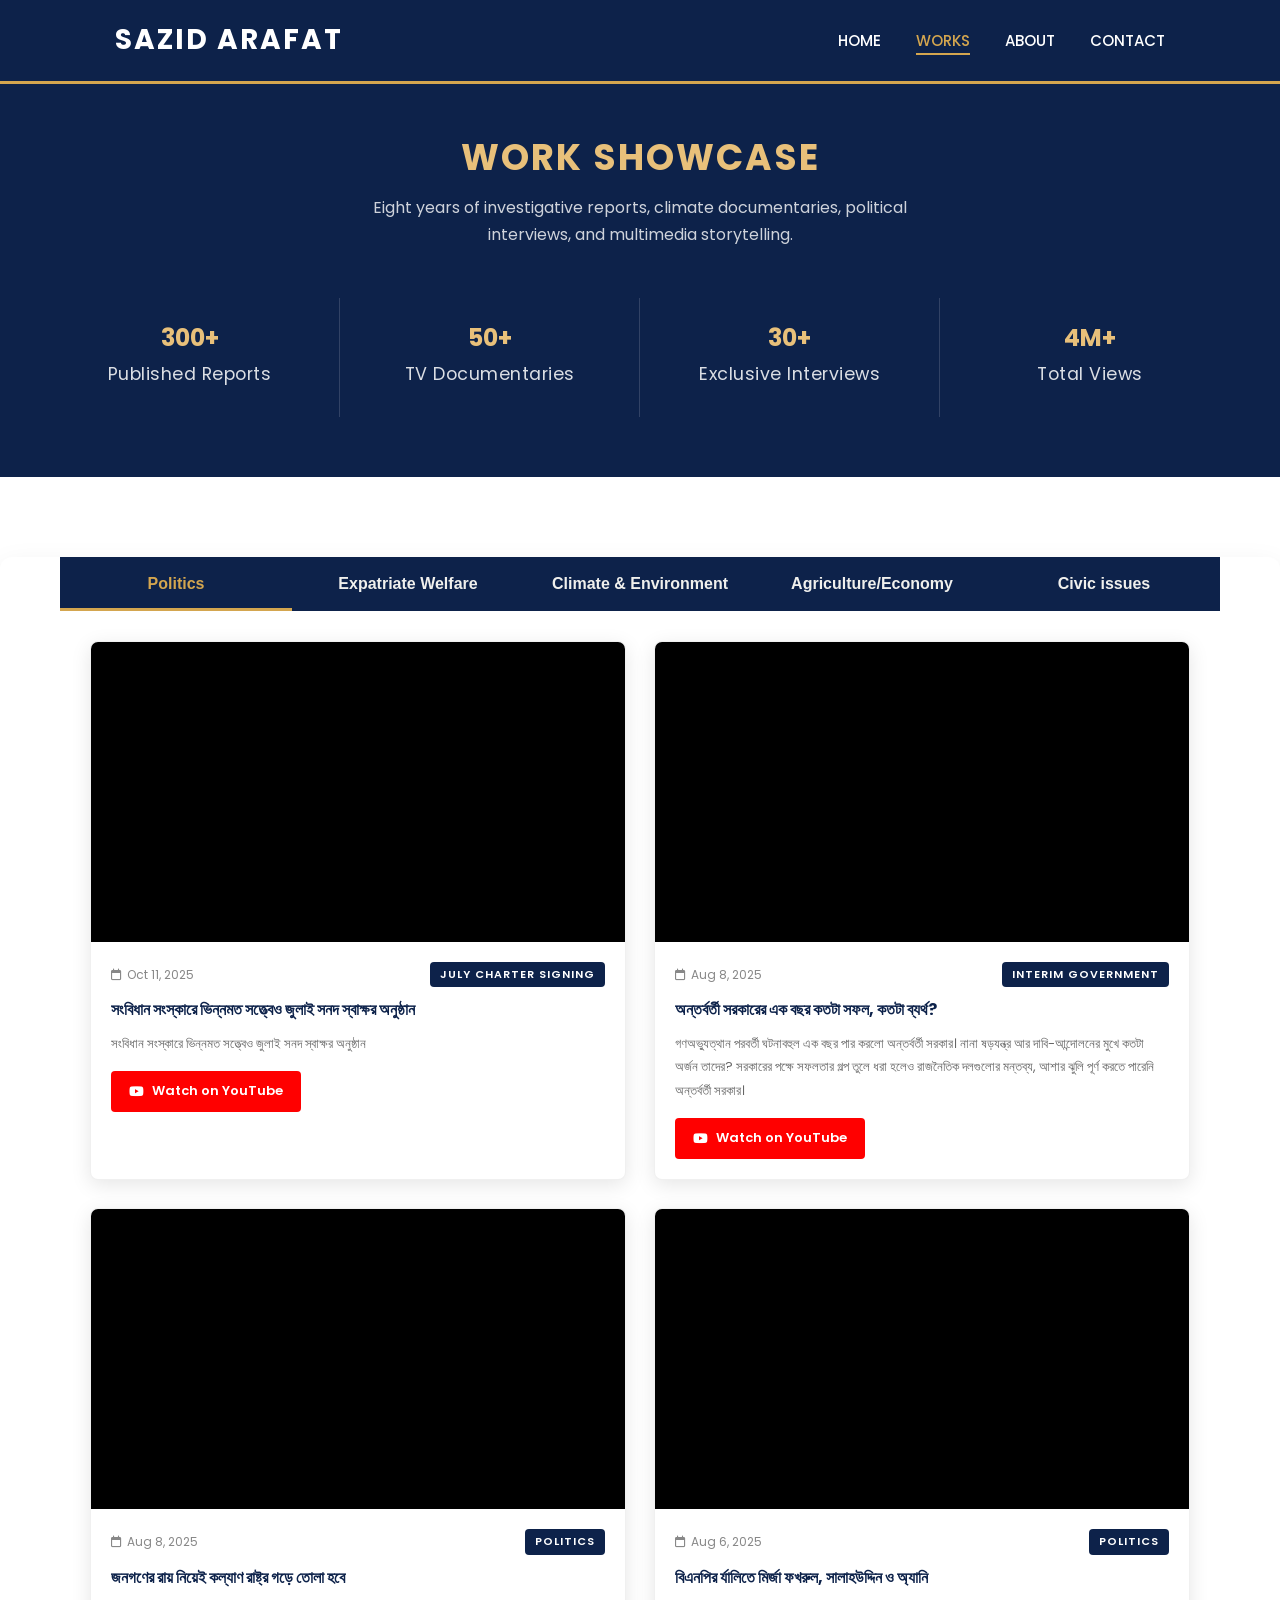
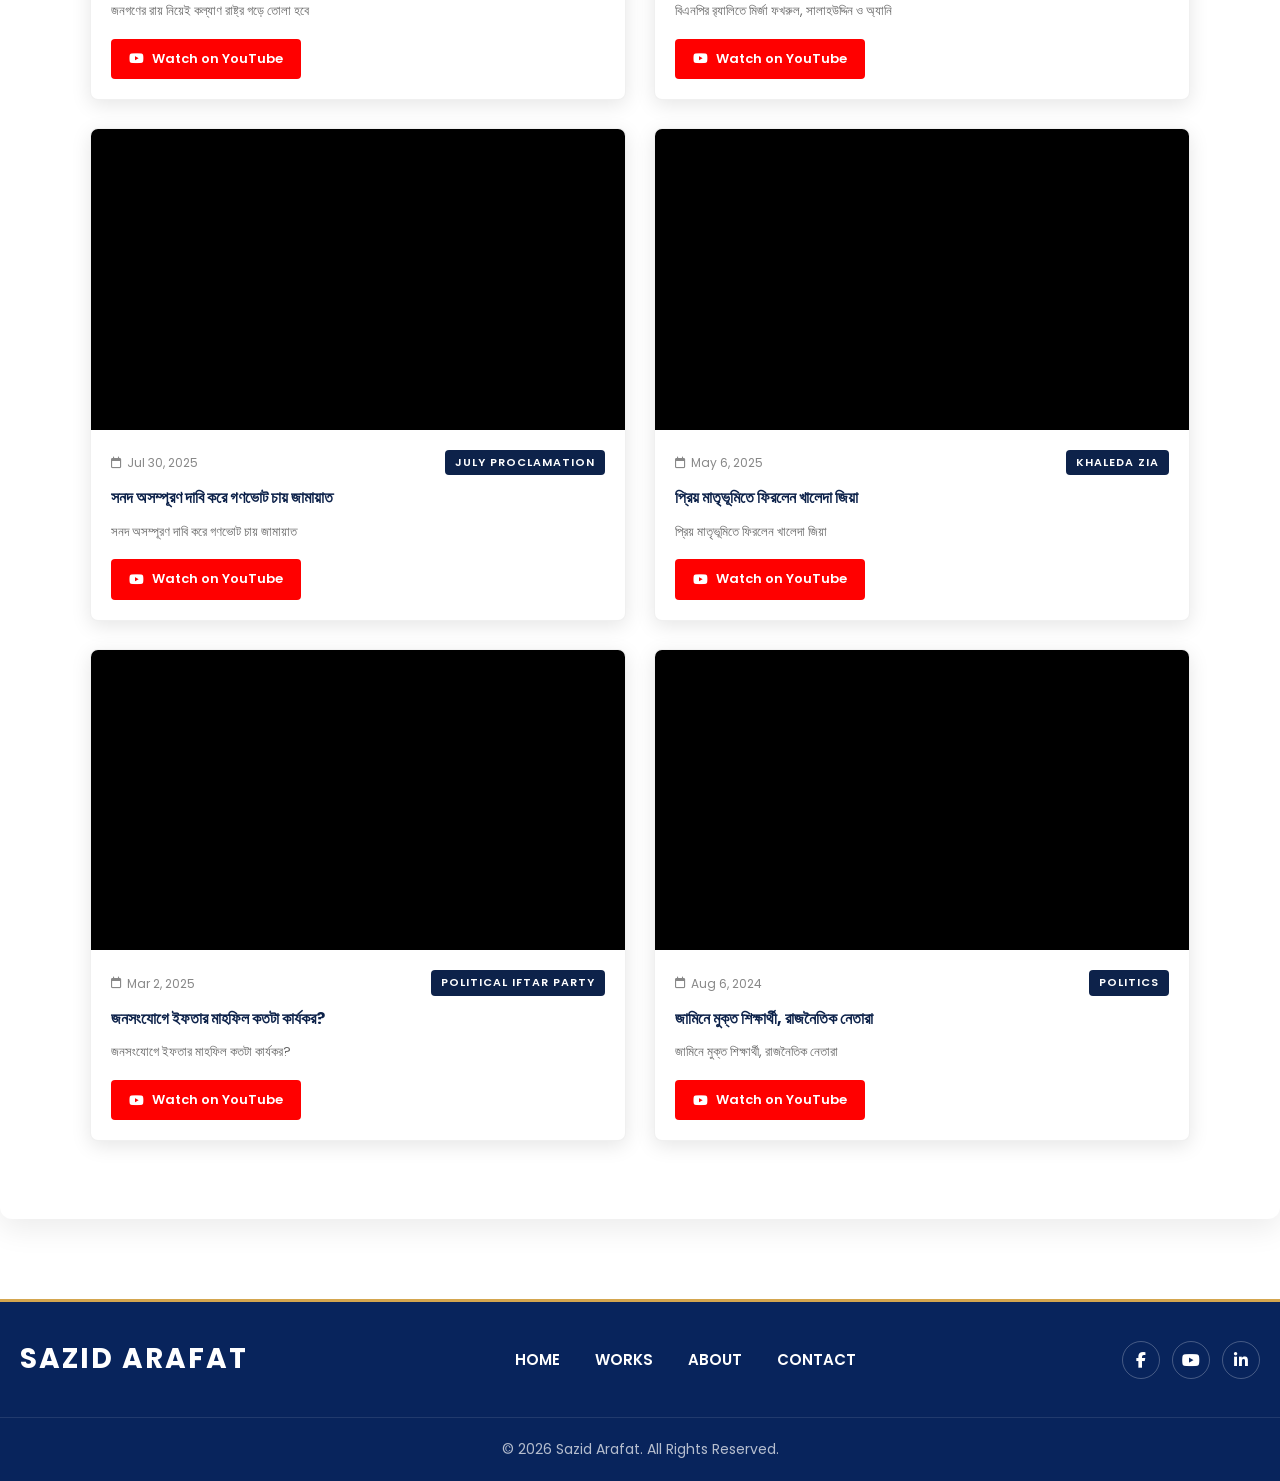
<file: portfolio.html>
<!doctype html>
<html lang="en">

<head>
  <meta charset="UTF-8" />
  <meta name="viewport" content="width=device-width, initial-scale=1.0" />
  <title>Works – Sazid Arafat | Investigative Journalist</title>
  <meta name="description"
    content="Explore the investigative reports, news articles, interviews, documentaries, and video stories produced by journalist Sazid Arafat." />

  <!-- CSS File -->
  <link rel="stylesheet" href="./style.css" />

  <!-- Font Awesome -->
  <link rel="stylesheet" href="https://cdnjs.cloudflare.com/ajax/libs/font-awesome/6.5.1/css/all.min.css" />

  <!-- Google Font -->
  <link href="https://fonts.googleapis.com/css2?family=Poppins:wght@300;400;500;600;700&display=swap"
    rel="stylesheet" />
</head>

<body>
  <!-- ========================= -->
  <!-- NAVBAR -->
  <!-- ========================= -->
  <!-- NAVBAR -->
  <nav class="navbar">
    <div class="logo">
      <a href="./index.html" class="active">
        <h2>SAZID ARAFAT</h2>
      </a>
    </div>

    <ul class="nav-links" id="navLinks">
      <li><a href="./index.html">HOME</a></li>
      <li><a href="./portfolio.html" class="active">WORKS</a></li>
      <li><a href="./about.html">ABOUT</a></li>
      <li><a href="./contact.html">CONTACT</a></li>
    </ul>

    <!-- Mobile Menu -->
    <div class="menu-btn" id="menuBtn" aria-label="Toggle navigation menu">
      <i class="fa-solid fa-bars"></i>
    </div>
  </nav>

  <!-- ========================= -->
  <!-- PORTFOLIO HERO -->
  <!-- ========================= -->
  <section class="portfolio-hero">
    <div class="portfolio-hero-content">
      <!-- <span class="page-label">Work Showcase</span> -->
      <h1 class="page-label">Work Showcase</h1>
      <p>
        Eight years of investigative reports, climate documentaries, political
        interviews, and multimedia storytelling.
      </p>
    </div>

    <!-- Decorative stat strip -->
    <div class="port-stats">
      <div class="port-stat">
        <span class="port-stat-num" data-target="300">0+</span>
        <span class="port-stat-label">Published Reports</span>
      </div>

      <div class="port-stat">
        <span class="port-stat-num" data-target="50">0+</span>
        <span class="port-stat-label">TV Documentaries</span>
      </div>

      <div class="port-stat">
        <span class="port-stat-num" data-target="30">0+</span>
        <span class="port-stat-label">Exclusive Interviews</span>
      </div>
      <div class="port-stat">
        <span class="port-stat-num" data-target="4" data-suffix="M+">0M+</span>
        <span class="port-stat-label">Total Views</span>
      </div>
    </div>
  </section>




<!-- WORKS TABS  -->
 <!-- ===================== -->

 </section>
  <div class="tabs-container">

    <div class="tabs">
        <button class="tab-btn active" data-tab="tab1">Politics</button>
        <button class="tab-btn" data-tab="tab2">Expatriate Welfare</button>
        <button class="tab-btn" data-tab="tab3">Climate & Environment</button>
        <button class="tab-btn" data-tab="tab4">Agriculture/Economy</button>
        <button class="tab-btn" data-tab="tab5">Civic issues</button>
    </div>

    <div class="tab-content active" id="tab1">
         <div class="yt-grid">

        <!-- Card 1 -->
        <article class="yt-card">
          <div class="yt-video">
            <iframe src="https://www.youtube.com/embed/tmls0LDHNR0"
              title="সংবিধান সংস্কারে ভিন্নমত সত্ত্বেও জুলাই সনদ স্বাক্ষর অনুষ্ঠান" frameborder="0"
              allow="accelerometer; autoplay; clipboard-write; encrypted-media; gyroscope; picture-in-picture; web-share"
              referrerpolicy="strict-origin-when-cross-origin" allowfullscreen>
            </iframe>
          </div>
          <div class="yt-body">
            <div class="yt-meta">
              <span class="yt-date"><i class="fa-regular fa-calendar"></i> Oct 11, 2025</span>
              <span class="tag">July Charter Signing</span>
            </div>
            <h3 class="yt-title">সংবিধান সংস্কারে ভিন্নমত সত্ত্বেও জুলাই সনদ স্বাক্ষর অনুষ্ঠান</h3>
            <p class="yt-desc">সংবিধান সংস্কারে ভিন্নমত সত্ত্বেও জুলাই সনদ স্বাক্ষর অনুষ্ঠান</p>
            <a href="https://www.youtube.com/watch?v=tmls0LDHNR0" target="_blank" rel="noopener noreferrer"
              class="yt-watch-btn">
              <i class="fa-brands fa-youtube"></i> Watch on YouTube
            </a>
          </div>
        </article>

        <!-- Card 2 -->
        <article class="yt-card">
          <div class="yt-video">
            <iframe src="https://www.youtube.com/embed/XGyBj_KOiHs"
              title="অন্তর্বর্তী সরকারের এক বছর কতটা সফল, কতটা ব্যর্থ?" frameborder="0"
              allow="accelerometer; autoplay; clipboard-write; encrypted-media; gyroscope; picture-in-picture; web-share"
              referrerpolicy="strict-origin-when-cross-origin" allowfullscreen>
            </iframe>
          </div>
          <div class="yt-body">
            <div class="yt-meta">
              <span class="yt-date"><i class="fa-regular fa-calendar"></i> Aug 8, 2025</span>
              <span class="tag">Interim Government</span>
            </div>
            <h3 class="yt-title">অন্তর্বর্তী সরকারের এক বছর কতটা সফল, কতটা ব্যর্থ?</h3>
            <p class="yt-desc">
              গণঅভ্যুত্থান পরবর্তী ঘটনাবহুল এক বছর পার করলো অন্তর্বর্তী সরকার। নানা ষড়যন্ত্র আর দাবি-আন্দোলনের মুখে কতটা
              অর্জন তাদের? সরকারের পক্ষে সফলতার গল্প তুলে ধরা হলেও রাজনৈতিক দলগুলোর মন্তব্য, আশার ঝুলি পূর্ণ করতে পারেনি
              অন্তর্বর্তী সরকার।
            </p>
            <a href="https://www.youtube.com/watch?v=XGyBj_KOiHs" target="_blank" rel="noopener noreferrer"
              class="yt-watch-btn">
              <i class="fa-brands fa-youtube"></i> Watch on YouTube
            </a>
          </div>
        </article>

        <!-- Card 3 -->
        <article class="yt-card">
          <div class="yt-video">
            <iframe src="https://www.youtube.com/embed/8UroU5_dQWs" title="জনগণের রায় নিয়েই কল্যাণ রাষ্ট্র গড়ে তোলা হবে"
              frameborder="0"
              allow="accelerometer; autoplay; clipboard-write; encrypted-media; gyroscope; picture-in-picture; web-share"
              referrerpolicy="strict-origin-when-cross-origin" allowfullscreen>
            </iframe>
          </div>
          <div class="yt-body">
            <div class="yt-meta">
              <span class="yt-date"><i class="fa-regular fa-calendar"></i> Aug 8, 2025</span>
              <span class="tag">POLITICS</span>
            </div>
            <h3 class="yt-title">জনগণের রায় নিয়েই কল্যাণ রাষ্ট্র গড়ে তোলা হবে</h3>
            <p class="yt-desc">জনগণের রায় নিয়েই কল্যাণ রাষ্ট্র গড়ে তোলা হবে</p>
            <a href="https://www.youtube.com/watch?v=8UroU5_dQWs" target="_blank" rel="noopener noreferrer"
              class="yt-watch-btn">
              <i class="fa-brands fa-youtube"></i> Watch on YouTube
            </a>
          </div>
        </article>

        <!-- Card 4 -->
        <article class="yt-card">
          <div class="yt-video">
            <iframe src="https://www.youtube.com/embed/HnAJAFu-d08"
              title="বিএনপির র্যালিতে মির্জা ফখরুল, সালাহউদ্দিন ও অ্যানি" frameborder="0"
              allow="accelerometer; autoplay; clipboard-write; encrypted-media; gyroscope; picture-in-picture; web-share"
              referrerpolicy="strict-origin-when-cross-origin" allowfullscreen>
            </iframe>
          </div>
          <div class="yt-body">
            <div class="yt-meta">
              <span class="yt-date"><i class="fa-regular fa-calendar"></i> Aug 6, 2025</span>
              <span class="tag">POLITICS</span>
            </div>
            <h3 class="yt-title">বিএনপির র্যালিতে মির্জা ফখরুল, সালাহউদ্দিন ও অ্যানি</h3>
            <p class="yt-desc">বিএনপির র‌্যালিতে মির্জা ফখরুল, সালাহউদ্দিন ও অ্যানি</p>
            <a href="https://www.youtube.com/watch?v=HnAJAFu-d08" target="_blank" rel="noopener noreferrer"
              class="yt-watch-btn">
              <i class="fa-brands fa-youtube"></i> Watch on YouTube
            </a>
          </div>
        </article>

        <!-- Card 5 -->
        <article class="yt-card">
          <div class="yt-video">
            <iframe src="https://www.youtube.com/embed/piXun4G4Oks" title="সনদ অসম্পূরণ দাবি করে গণভোট চায় জামায়াত"
              frameborder="0"
              allow="accelerometer; autoplay; clipboard-write; encrypted-media; gyroscope; picture-in-picture; web-share"
              referrerpolicy="strict-origin-when-cross-origin" allowfullscreen>
            </iframe>
          </div>
          <div class="yt-body">
            <div class="yt-meta">
              <span class="yt-date"><i class="fa-regular fa-calendar"></i> Jul 30, 2025</span>
              <span class="tag">July Proclamation</span>
            </div>
            <h3 class="yt-title">সনদ অসম্পূরণ দাবি করে গণভোট চায় জামায়াত</h3>
            <p class="yt-desc">সনদ অসম্পূরণ দাবি করে গণভোট চায় জামায়াত</p>
            <a href="https://www.youtube.com/watch?v=piXun4G4Oks" target="_blank" rel="noopener noreferrer"
              class="yt-watch-btn">
              <i class="fa-brands fa-youtube"></i> Watch on YouTube
            </a>
          </div>
        </article>

        <!-- Card 6 -->
        <article class="yt-card">
          <div class="yt-video">
            <iframe src="https://www.youtube.com/embed/Bl6l4s-eU5o" title="প্রিয় মাতৃভূমিতে ফিরলেন খালেদা জিয়া"
              frameborder="0"
              allow="accelerometer; autoplay; clipboard-write; encrypted-media; gyroscope; picture-in-picture; web-share"
              referrerpolicy="strict-origin-when-cross-origin" allowfullscreen>
            </iframe>
          </div>
          <div class="yt-body">
            <div class="yt-meta">
              <span class="yt-date"><i class="fa-regular fa-calendar"></i> May 6, 2025</span>
              <span class="tag">Khaleda Zia</span>
            </div>
            <h3 class="yt-title">প্রিয় মাতৃভূমিতে ফিরলেন খালেদা জিয়া</h3>
            <p class="yt-desc">প্রিয় মাতৃভূমিতে ফিরলেন খালেদা জিয়া</p>
            <a href="https://www.youtube.com/watch?v=Bl6l4s-eU5o" target="_blank" rel="noopener noreferrer"
              class="yt-watch-btn">
              <i class="fa-brands fa-youtube"></i> Watch on YouTube
            </a>
          </div>
        </article>

        <!-- Card 7 -->
        <article class="yt-card">
          <div class="yt-video">
            <iframe src="https://www.youtube.com/embed/8ggzFM6OJ1Y" title="জনসংযোগে ইফতার মাহফিল কতটা কার্যকর?"
              frameborder="0"
              allow="accelerometer; autoplay; clipboard-write; encrypted-media; gyroscope; picture-in-picture; web-share"
              referrerpolicy="strict-origin-when-cross-origin" allowfullscreen>
            </iframe>
          </div>
          <div class="yt-body">
            <div class="yt-meta">
              <span class="yt-date"><i class="fa-regular fa-calendar"></i> Mar 2, 2025</span>
              <span class="tag">Political Iftar Party</span>
            </div>
            <h3 class="yt-title">জনসংযোগে ইফতার মাহফিল কতটা কার্যকর?</h3>
            <p class="yt-desc">জনসংযোগে ইফতার মাহফিল কতটা কার্যকর?</p>
            <a href="https://www.youtube.com/watch?v=8ggzFM6OJ1Y" target="_blank" rel="noopener noreferrer"
              class="yt-watch-btn">
              <i class="fa-brands fa-youtube"></i> Watch on YouTube
            </a>
          </div>
        </article>

        <!-- Card 8 -->
        <article class="yt-card">
          <div class="yt-video">
            <iframe src="https://www.youtube.com/embed/O4fnNcmAEwY" title="জামিনে মুক্ত শিক্ষার্থী, রাজনৈতিক নেতারা"
              frameborder="0"
              allow="accelerometer; autoplay; clipboard-write; encrypted-media; gyroscope; picture-in-picture; web-share"
              referrerpolicy="strict-origin-when-cross-origin" allowfullscreen>
            </iframe>
          </div>
          <div class="yt-body">
            <div class="yt-meta">
              <span class="yt-date"><i class="fa-regular fa-calendar"></i> Aug 6, 2024</span>
              <span class="tag">POLITICS</span>
            </div>
            <h3 class="yt-title">জামিনে মুক্ত শিক্ষার্থী, রাজনৈতিক নেতারা</h3>
            <p class="yt-desc">জামিনে মুক্ত শিক্ষার্থী, রাজনৈতিক নেতারা</p>
            <a href="https://www.youtube.com/watch?v=O4fnNcmAEwY" target="_blank" rel="noopener noreferrer"
              class="yt-watch-btn">
              <i class="fa-brands fa-youtube"></i> Watch on YouTube
            </a>
          </div>
        </article>

      </div>
    </div>

    <div class="tab-content" id="tab2">
        
      <div class="yt-grid" id="expatriate-grid">
        <article class="yt-card">
          <div class="yt-video">
            <iframe src="https://www.youtube.com/embed/t4HpN8DSPJ8"
              title="ফিরে এলাম শূন্য হাতে”— হাজারো নারীর ব্যর্থ অভিবাসন গল্প" frameborder="0"
              allow="accelerometer; autoplay; clipboard-write; encrypted-media; gyroscope; picture-in-picture; web-share"
              referrerpolicy="strict-origin-when-cross-origin" allowfullscreen>
            </iframe>
          </div>
          <div class="yt-body">
            <div class="yt-meta">
              <span class="yt-date"><i class="fa-regular fa-calendar"></i> Oct 17, 2025</span>
              <span class="tag">Women Immigrant</span>
            </div>
            <h3 class="yt-title">ফিরে এলাম শূন্য হাতে”— হাজারো নারীর ব্যর্থ অভিবাসন গল্প</h3>
            <p class="yt-desc">ফিরে এলাম শূন্য হাতে — হাজারো নারীর ব্যর্থ অভিবাসন গল্প</p>
            <a href="https://www.youtube.com/watch?v=t4HpN8DSPJ8" target="_blank" rel="noopener noreferrer"
              class="yt-watch-btn">
              <i class="fa-brands fa-youtube"></i> Watch on YouTube
            </a>
          </div>
        </article>

        <article class="yt-card">
          <div class="yt-video">
            <iframe src="https://www.youtube.com/embed/DSPDJfCEg8E"
              title="জিম্মিদশা পেরিয়ে লিবিয়া ফেরত তরুণের ভয়াবহ গল্প" frameborder="0"
              allow="accelerometer; autoplay; clipboard-write; encrypted-media; gyroscope; picture-in-picture; web-share"
              referrerpolicy="strict-origin-when-cross-origin" allowfullscreen>
            </iframe>
          </div>
          <div class="yt-body">
            <div class="yt-meta">
              <span class="yt-date"><i class="fa-regular fa-calendar"></i> Jul 7, 2025</span>
              <span class="tag">Human Trafficking</span>
            </div>
            <h3 class="yt-title">জিম্মিদশা পেরিয়ে লিবিয়া ফেরত তরুণের ভয়াবহ গল্প</h3>
            <p class="yt-desc">জিম্মিদশা পেরিয়ে লিবিয়া ফেরত তরুণের ভয়াবহ গল্প</p>
            <a href="https://www.youtube.com/watch?v=DSPDJfCEg8E" target="_blank" rel="noopener noreferrer"
              class="yt-watch-btn">
              <i class="fa-brands fa-youtube"></i> Watch on YouTube
            </a>
          </div>
        </article>

        <article class="yt-card">
          <div class="yt-video">
            <iframe src="https://www.youtube.com/embed/gCTeFfCoBNI"
              title="ভিনদেশি মুদ্রার যোগানে বদলে যাওয়া ব্রাহ্মণবাড়িয়া" frameborder="0"
              allow="accelerometer; autoplay; clipboard-write; encrypted-media; gyroscope; picture-in-picture; web-share"
              referrerpolicy="strict-origin-when-cross-origin" allowfullscreen>
            </iframe>
          </div>
          <div class="yt-body">
            <div class="yt-meta">
              <span class="yt-date"><i class="fa-regular fa-calendar"></i> Mar 31, 2025</span>
              <span class="tag">Remittance</span>
            </div>
            <h3 class="yt-title">ভিনদেশি মুদ্রার যোগানে বদলে যাওয়া ব্রাহ্মণবাড়িয়া</h3>
            <p class="yt-desc">ভিনদেশি মুদ্রার যোগানে বদলে যাওয়া ব্রাহ্মণবাড়িয়া</p>
            <a href="https://www.youtube.com/watch?v=gCTeFfCoBNI" target="_blank" rel="noopener noreferrer"
              class="yt-watch-btn">
              <i class="fa-brands fa-youtube"></i> Watch on YouTube
            </a>
          </div>
        </article>

        <article class="yt-card">
          <div class="yt-video">
            <iframe src="https://www.youtube.com/embed/CZe9Fqn6Idg" title="রিক্রুটিং এজেন্সির দৌরাত্ম্যে বাড়তি খরচ"
              frameborder="0"
              allow="accelerometer; autoplay; clipboard-write; encrypted-media; gyroscope; picture-in-picture; web-share"
              referrerpolicy="strict-origin-when-cross-origin" allowfullscreen>
            </iframe>
          </div>
          <div class="yt-body">
            <div class="yt-meta">
              <span class="yt-date"><i class="fa-regular fa-calendar"></i> May 10, 2024</span>
              <span class="tag">Migration</span>
            </div>
            <h3 class="yt-title">রিক্রুটিং এজেন্সির দৌরাত্ম্যে বাড়তি খরচ</h3>
            <p class="yt-desc">অভিবাসনে একজন বাংলাদেশির গড় ব্যয় ৪ লাখ টাকার বেশি। আর মাসিক গড় আয় ২৩ হাজার টাকা। এতে
              অভিবাসন ব্যয় তুলে আনতে সময় লাগছে কমপক্ষে দেড় বছর।</p>
            <a href="https://www.youtube.com/watch?v=CZe9Fqn6Idg" target="_blank" rel="noopener noreferrer"
              class="yt-watch-btn">
              <i class="fa-brands fa-youtube"></i> Watch on YouTube
            </a>
          </div>
        </article>

        <article class="yt-card">
          <div class="yt-video">
            <iframe src="https://www.youtube.com/embed/Ey7hFvq5KtU"
              title="গ্রামের টিনের ঘর অট্টালিকায় রূপ নেয় প্রবাসী আয়ে" frameborder="0"
              allow="accelerometer; autoplay; clipboard-write; encrypted-media; gyroscope; picture-in-picture; web-share"
              referrerpolicy="strict-origin-when-cross-origin" allowfullscreen>
            </iframe>
          </div>
          <div class="yt-body">
            <div class="yt-meta">
              <span class="yt-date"><i class="fa-regular fa-calendar"></i> Apr 3, 2024</span>
              <span class="tag">Remittance Worker</span>
            </div>
            <h3 class="yt-title">গ্রামের টিনের ঘর অট্টালিকায় রূপ নেয় প্রবাসী আয়ে</h3>
            <p class="yt-desc">রেমিট্যান্সের কল্যাণে এখন ঘরে ঘরে দিন বদলের হাওয়া, উৎসব হয়েছে আনন্দমুখর; পাল্টেছে
              আর্থ-সামাজিক পরিস্থিতি। তবে এই অর্থ উৎপাদনশীল কাজে লাগানোর পরামর্শ বিশেষজ্ঞদের।</p>
            <a href="https://www.youtube.com/watch?v=Ey7hFvq5KtU" target="_blank" rel="noopener noreferrer"
              class="yt-watch-btn">
              <i class="fa-brands fa-youtube"></i> Watch on YouTube
            </a>
          </div>
        </article>

        <article class="yt-card">
          <div class="yt-video">
            <iframe src="https://www.youtube.com/embed/kxmKzh2t1js"
              title="প্রশিক্ষণ নিতে কেন আগ্রহ নেই বিদেশগামী কর্মীদের?" frameborder="0"
              allow="accelerometer; autoplay; clipboard-write; encrypted-media; gyroscope; picture-in-picture; web-share"
              referrerpolicy="strict-origin-when-cross-origin" allowfullscreen>
            </iframe>
          </div>
          <div class="yt-body">
            <div class="yt-meta">
              <span class="yt-date"><i class="fa-regular fa-calendar"></i> May 23, 2024</span>
              <span class="tag">Labour Training</span>
            </div>
            <h3 class="yt-title">প্রশিক্ষণ নিতে কেন আগ্রহ নেই বিদেশগামী কর্মীদের?</h3>
            <p class="yt-desc">প্রশিক্ষণ ছাড়া বিদেশ গিয়ে কর্মহীন থাকা কিংবা কাঙ্ক্ষিত কাজের সন্ধান না পাওয়া-এমন খবর এখন
              আর নতুন নয়। পর্যাপ্ত দক্ষতার অভাবে প্রবাসে বাংলাদেশি কর্মীদের একটা বড় অংশ পড়েন নানা সংকটে।</p>
            <a href="https://www.youtube.com/watch?v=kxmKzh2t1js" target="_blank" rel="noopener noreferrer"
              class="yt-watch-btn">
              <i class="fa-brands fa-youtube"></i> Watch on YouTube
            </a>
          </div>
        </article>

        <article class="yt-card">
          <div class="yt-video">
            <iframe src="https://www.youtube.com/embed/vhpev67iKfc" title="নির্যাতনের দাগ নিয়ে দেশে ফিরলেন তারা"
              frameborder="0"
              allow="accelerometer; autoplay; clipboard-write; encrypted-media; gyroscope; picture-in-picture; web-share"
              referrerpolicy="strict-origin-when-cross-origin" allowfullscreen>
            </iframe>
          </div>
          <div class="yt-body">
            <div class="yt-meta">
              <span class="yt-date"><i class="fa-regular fa-calendar"></i> Sep 5, 2023</span>
              <span class="tag">Migrants of Libya</span>
            </div>
            <h3 class="yt-title">নির্যাতনের দাগ নিয়ে দেশে ফিরলেন তারা</h3>
            <p class="yt-desc">দেশে ফিরেছেন লিবিয়ায় আটকে থাকা ১৫১ জন বাংলাদেশি। আইওএমের সহায়তায় বেনগাজির গানফুদা
              আশ্রয়কেন্দ্র থেকে তাদের উদ্ধার করে বাংলাদেশ দূতাবাস।</p>
            <a href="https://www.youtube.com/watch?v=vhpev67iKfc" target="_blank" rel="noopener noreferrer"
              class="yt-watch-btn">
              <i class="fa-brands fa-youtube"></i> Watch on YouTube
            </a>
          </div>
        </article>
      </div>
    </div>

    <div class="tab-content" id="tab3">
        <div class="yt-grid" id="climate-grid">
        <article class="yt-card">
          <div class="yt-video">
            <iframe src="https://www.youtube.com/embed/WKo0peMEAPA" title="প্রথমবারের মতো 'ডিগ্রেডেড এয়ারশেড' হলো সাভার"
              frameborder="0" allowfullscreen></iframe>
          </div>
          <div class="yt-body">
            <div class="yt-meta">
              <span class="yt-date"><i class="fa-regular fa-calendar"></i> Sep 15, 2025</span>
              <span class="tag">Air Pollution</span>
            </div>
            <h3 class="yt-title">প্রথমবারের মতো 'ডিগ্রেডেড এয়ারশেড' হলো সাভার</h3>
            <p class="yt-desc">প্রথমবারের মতো 'ডিগ্রেডেড এয়ারশেড' হলো সাভার</p>
            <a href="https://www.youtube.com/watch?v=WKo0peMEAPA" target="_blank" rel="noopener noreferrer"
              class="yt-watch-btn">
              <i class="fa-brands fa-youtube"></i> Watch on YouTube
            </a>
          </div>
        </article>

        <article class="yt-card">
          <div class="yt-video">
            <iframe src="https://www.youtube.com/embed/w0y8MHKM6Xc"
              title="যেসব কারণে আশঙ্কাজনক হারে বাড়ছে বজ্রপাতে মৃত্যু" frameborder="0" allowfullscreen></iframe>
          </div>
          <div class="yt-body">
            <div class="yt-meta">
              <span class="yt-date"><i class="fa-regular fa-calendar"></i> May 20, 2024</span>
              <span class="tag">Thunderstorm</span>
            </div>
            <h3 class="yt-title">যেসব কারণে আশঙ্কাজনক হারে বাড়ছে বজ্রপাতে মৃত্যু</h3>
            <p class="yt-desc">আশঙ্কাজনক হারে বাড়ছে বজ্রপাতে মৃত্যুর সংখ্যা। আবহাওয়া অধিদপ্তর বলছে, বজ্রপাতের আগে
              পূর্বাভাস দেয়া কঠিন, তবে সতকর্তার মধ্যদিয়ে মৃত্যু এড়ানো সম্ভব।</p>
            <a href="https://www.youtube.com/watch?v=w0y8MHKM6Xc" target="_blank" rel="noopener noreferrer"
              class="yt-watch-btn">
              <i class="fa-brands fa-youtube"></i> Watch on YouTube
            </a>
          </div>
        </article>

        <article class="yt-card">
          <div class="yt-video">
            <iframe src="https://www.youtube.com/embed/QAkm-LM4Jb0" title="জলবায়ু সচেতন স্বাস্থ্যনীতি কার্যকরের দাবি"
              frameborder="0" allowfullscreen></iframe>
          </div>
          <div class="yt-body">
            <div class="yt-meta">
              <span class="yt-date"><i class="fa-regular fa-calendar"></i> Nov 29, 2023</span>
              <span class="tag">Global Warming</span>
            </div>
            <h3 class="yt-title">জলবায়ু সচেতন স্বাস্থ্যনীতি কার্যকরের দাবি</h3>
            <p class="yt-desc">কার্বন নিঃসরণের তালিকার তলানিতে থেকেও বৈশ্বিক উষ্ণতার বলি হচ্ছে বাংলাদেশের মানুষ। বিশেষ
              করে শিশুরা ক্ষতিগ্রস্ত হচ্ছে সবচেয়ে বেশি।</p>
            <a href="http://youtube.com/watch?v=QAkm-LM4Jb0" target="_blank" rel="noopener noreferrer"
              class="yt-watch-btn">
              <i class="fa-brands fa-youtube"></i> Watch on YouTube
            </a>
          </div>
        </article>

        <article class="yt-card">
          <div class="yt-video">
            <iframe src="https://www.youtube.com/embed/au41ykhQNmM"
              title="'ব্যক্তিস্বার্থে জলবায়ু তহবিলের অর্থ ব্যবহার বন্ধ করা হবে'" frameborder="0"
              allowfullscreen></iframe>
          </div>
          <div class="yt-body">
            <div class="yt-meta">
              <span class="yt-date"><i class="fa-regular fa-calendar"></i> Sep 22, 2024</span>
              <span class="tag">Corruption</span>
            </div>
            <h3 class="yt-title">'ব্যক্তিস্বার্থে জলবায়ু তহবিলের অর্থ ব্যবহার বন্ধ করা হবে'</h3>
            <p class="yt-desc">'ব্যক্তিস্বার্থে জলবায়ু তহবিলের অর্থ ব্যবহার বন্ধ করা হবে'</p>
            <a href="https://www.youtube.com/watch?v=au41ykhQNmM" target="_blank" rel="noopener noreferrer"
              class="yt-watch-btn">
              <i class="fa-brands fa-youtube"></i> Watch on YouTube
            </a>
          </div>
        </article>

        <article class="yt-card">
          <div class="yt-video">
            <iframe src="https://www.youtube.com/embed/lWhlXn-pRhE"
              title="বিশ্বের ১২৬ শহরের মধ্যে বায়ুদূষণে শীর্ষে ঢাকা" frameborder="0" allowfullscreen></iframe>
          </div>
          <div class="yt-body">
            <div class="yt-meta">
              <span class="yt-date"><i class="fa-regular fa-calendar"></i> Dec 5, 2024</span>
              <span class="tag">Air Pollution</span>
            </div>
            <h3 class="yt-title">বিশ্বের ১২৬ শহরের মধ্যে বায়ুদূষণে শীর্ষে ঢাকা</h3>
            <p class="yt-desc">বিশ্বের ১২৬ শহরের মধ্যে বায়ুদূষণে শীর্ষে ঢাকা</p>
            <a href="https://www.youtube.com/watch?v=lWhlXn-pRhE" target="_blank" rel="noopener noreferrer"
              class="yt-watch-btn">
              <i class="fa-brands fa-youtube"></i> Watch on YouTube
            </a>
          </div>
        </article>

        <article class="yt-card">
          <div class="yt-video">
            <iframe src="https://www.youtube.com/embed/tlLWaeLHo-s" title="উন্নয়নের নামে বয়সী গাছ কাটা 'অনাকাঙ্ক্ষিত'"
              frameborder="0" allowfullscreen></iframe>
          </div>
          <div class="yt-body">
            <div class="yt-meta">
              <span class="yt-date"><i class="fa-regular fa-calendar"></i> Jun 9, 2023</span>
              <span class="tag">DSCC Tree Cut</span>
            </div>
            <h3 class="yt-title">উন্নয়নের নামে বয়সী গাছ কাটা 'অনাকাঙ্ক্ষিত'</h3>
            <p class="yt-desc">প্রাণসঞ্চারি, অক্সিজেনের ভান্ডার গাছ। ইট-পাথরের শহরে প্রশান্তির উৎস। কিন্তু সেই সবুজেই
              হঠাৎ থাবা।</p>
            <a href="https://www.youtube.com/watch?v=tlLWaeLHo-s" target="_blank" rel="noopener noreferrer"
              class="yt-watch-btn">
              <i class="fa-brands fa-youtube"></i> Watch on YouTube
            </a>
          </div>
        </article>

        <article class="yt-card">
          <div class="yt-video">
            <iframe src="https://www.youtube.com/embed/sm26Txodf7Q"
              title="নেই পর্যাপ্ত বাজেট ও ব্যবস্থা, উচ্চ ঝুঁকিতে বাংলাদেশ!" frameborder="0" allowfullscreen></iframe>
          </div>
          <div class="yt-body">
            <div class="yt-meta">
              <span class="yt-date"><i class="fa-regular fa-calendar"></i> May 29, 2024</span>
              <span class="tag">Climate Change</span>
            </div>
            <h3 class="yt-title">নেই পর্যাপ্ত বাজেট ও ব্যবস্থা, উচ্চ ঝুঁকিতে বাংলাদেশ!</h3>
            <p class="yt-desc">বৈরি আবহাওয়া ও দুর্যোগ বাড়লেও তা মোকাবিলা ও ক্ষতিগ্রস্তদের পুনর্বাসনে জাতীয় বাজেটে বরাদ্দ
              অপ্রতুল।</p>
            <a href="https://www.youtube.com/watch?v=sm26Txodf7Q" target="_blank" rel="noopener noreferrer"
              class="yt-watch-btn">
              <i class="fa-brands fa-youtube"></i> Watch on YouTube
            </a>
          </div>
        </article>

        <article class="yt-card">
          <div class="yt-video">
            <iframe src="https://www.youtube.com/embed/Gso4-TrPD_o"
              title="ভূগর্ভস্থ পানির স্তর নামছে নিচে, সুপেয় পানি হচ্ছে দুর্লভ!" frameborder="0"
              allowfullscreen></iframe>
          </div>
          <div class="yt-body">
            <div class="yt-meta">
              <span class="yt-date"><i class="fa-regular fa-calendar"></i> Jun 26, 2024</span>
              <span class="tag">Water Crisis</span>
            </div>
            <h3 class="yt-title">ভূগর্ভস্থ পানির স্তর নামছে নিচে, সুপেয় পানি হচ্ছে দুর্লভ!</h3>
            <p class="yt-desc">ঢাকাসহ সারাদেশে চলছে পানির নীরব সংকট। একদিকে সুপেয় পানির অভাব, অন্যদিকে সেচের জলভাণ্ডারেও
              পড়েছে টান।</p>
            <a href="https://www.youtube.com/watch?v=Gso4-TrPD_o" target="_blank" rel="noopener noreferrer"
              class="yt-watch-btn">
              <i class="fa-brands fa-youtube"></i> Watch on YouTube
            </a>
          </div>
        </article>

        <article class="yt-card">
          <div class="yt-video">
            <iframe src="https://www.youtube.com/embed/KYQipjBlTvo" title="গভীর নলকূপেও পাওয়া যাচ্ছে না খাবার পানি!"
              frameborder="0" allowfullscreen></iframe>
          </div>
          <div class="yt-body">
            <div class="yt-meta">
              <span class="yt-date"><i class="fa-regular fa-calendar"></i> May 30, 2023</span>
              <span class="tag">Water Crisis</span>
            </div>
            <h3 class="yt-title">গভীর নলকূপেও পাওয়া যাচ্ছে না খাবার পানি!</h3>
            <p class="yt-desc">ধীরে ধীরে নামছে ভূগর্ভস্থ পানির স্তর। অনেক এলাকায় ওয়াসা সংযোগ দিলেও মিলছে না পানি।</p>
            <a href="https://www.youtube.com/watch?v=KYQipjBlTvo" target="_blank" rel="noopener noreferrer"
              class="yt-watch-btn">
              <i class="fa-brands fa-youtube"></i> Watch on YouTube
            </a>
          </div>
        </article>

        <article class="yt-card">
          <div class="yt-video">
            <iframe src="https://www.youtube.com/embed/afDOG0MJsY0"
              title="প্রতিদিন রাজধানীতে জমছে ৭শ' টন প্লাস্টিক বর্জ্য!" frameborder="0" allowfullscreen></iframe>
          </div>
          <div class="yt-body">
            <div class="yt-meta">
              <span class="yt-date"><i class="fa-regular fa-calendar"></i> May 30, 2023</span>
              <span class="tag">Environment Budget</span>
            </div>
            <h3 class="yt-title">প্রতিদিন রাজধানীতে জমছে ৭শ' টন প্লাস্টিক বর্জ্য!</h3>
            <p class="yt-desc">গত কয়েক অর্থবছরে বাজেটের আকার বাড়লেও বরাদ্দ বাড়ছে না পরিবেশ, বন ও জলবায়ু খাতে।</p>
            <a href="https://www.youtube.com/watch?v=afDOG0MJsY0" target="_blank" rel="noopener noreferrer"
              class="yt-watch-btn">
              <i class="fa-brands fa-youtube"></i> Watch on YouTube
            </a>
          </div>
        </article>

        <article class="yt-card">
          <div class="yt-video">
            <iframe src="https://www.youtube.com/embed/fUpxFX3sjVE"
              title="প্রতিদিন রাজধানীতে জমছে ৭শ' টন প্লাস্টিক বর্জ্য!" frameborder="0" allowfullscreen></iframe>
          </div>
          <div class="yt-body">
            <div class="yt-meta">
              <span class="yt-date"><i class="fa-regular fa-calendar"></i> Jun 5, 2023</span>
              <span class="tag">Plastic Pollution</span>
            </div>
            <h3 class="yt-title">প্রতিদিন রাজধানীতে জমছে ৭শ' টন প্লাস্টিক বর্জ্য!</h3>
            <p class="yt-desc">প্রতিদিন প্রায় ৭শ' টন প্লাস্টিক বর্জ্যের ঘানি টানছে রাজধানী। বিষাক্ত হচ্ছে পানি, ভারসাম্য
              হারাচ্ছে পরিবেশ।</p>
            <a href="https://www.youtube.com/watch?v=fUpxFX3sjVE" target="_blank" rel="noopener noreferrer"
              class="yt-watch-btn">
              <i class="fa-brands fa-youtube"></i> Watch on YouTube
            </a>
          </div>
        </article>

        <article class="yt-card">
          <div class="yt-video">
            <iframe src="https://www.youtube.com/embed/v5rc0jugn7k" title="বছরে ঘূর্ণিঝড়েই ক্ষতি ১০ হাজার কোটি টাকা."
              frameborder="0" allowfullscreen></iframe>
          </div>
          <div class="yt-body">
            <div class="yt-meta">
              <span class="yt-date"><i class="fa-regular fa-calendar"></i> Nov 7, 2022</span>
              <span class="tag">Cyclone</span>
            </div>
            <h3 class="yt-title">বছরে ঘূর্ণিঝড়েই ক্ষতি ১০ হাজার কোটি টাকা.</h3>
            <p class="yt-desc">জলবায়ু পরিবর্তনের কারণে দুর্যোগপ্রবণ বাংলাদেশে প্রতি বছর শুধু ঘূর্ণিঝড়েই ক্ষতি হচ্ছে
              অন্তত ১০ হাজার কোটি টাকা।</p>
            <a href="https://www.youtube.com/watch?v=v5rc0jugn7k" target="_blank" rel="noopener noreferrer"
              class="yt-watch-btn">
              <i class="fa-brands fa-youtube"></i> Watch on YouTube
            </a>
          </div>
        </article>
      </div>
    </div>

    <div class="tab-content" id="tab4">
       <div class="yt-grid" id="krishi-grid">
       <article class="yt-card">
  <div class="yt-video">
    <iframe
      src="https://www.youtube.com/embed/yfIuvhyaIk0"
      title="যুক্তরাষ্ট্রের নতুন শুল্কে চাপের মুখে বাংলাদেশের রপ্তানি খাত"
      frameborder="0"
      allow="accelerometer; autoplay; clipboard-write; encrypted-media; gyroscope; picture-in-picture; web-share"
      referrerpolicy="strict-origin-when-cross-origin"
      allowfullscreen>
    </iframe>
  </div>
  <div class="yt-body">
    <div class="yt-meta">
      <span class="yt-date"><i class="fa-regular fa-calendar"></i> Jul 11, 2025</span>
      <span class="tag">Trump Tariff</span>
    </div>
    <h3 class="yt-title">যুক্তরাষ্ট্রের নতুন শুল্কে চাপের মুখে বাংলাদেশের রপ্তানি খাত</h3>
    <p class="yt-desc">
      মার্কিন শুল্কনীতি বাংলাদেশের রপ্তানি খাতে চাপ বাড়াবে বলে মনে করেন ব্যবসায়ী নেতারা।
      পরিস্থিতি মোকাবিলায় যুক্তরাষ্ট্রের সাথে রাজনৈতিকভাবে সমঝোতার ওপর জোর দিচ্ছেন তারা।
      এদিকে, দেশের অর্থনীতিতে নেতিবাচক প্রভাব পড়ার আশঙ্কা করছেন অর্থনীতি বিশ্লেষকরা।
    </p>
    <a href="http://youtube.com/watch?v=yfIuvhyaIk0" target="_blank" rel="noopener noreferrer" class="yt-watch-btn">
      <i class="fa-brands fa-youtube"></i> Watch on YouTube
    </a>
  </div>
</article>

<article class="yt-card">
  <div class="yt-video">
    <iframe
      src="https://www.youtube.com/embed/9M90FBsKH14"
      title="বদলে যাচ্ছে রংপুর-বগুড়ার কৃষকদের ভাগ্য"
      frameborder="0"
      allow="accelerometer; autoplay; clipboard-write; encrypted-media; gyroscope; picture-in-picture; web-share"
      referrerpolicy="strict-origin-when-cross-origin"
      allowfullscreen>
    </iframe>
  </div>
  <div class="yt-body">
    <div class="yt-meta">
      <span class="yt-date"><i class="fa-regular fa-calendar"></i> Jan 12, 2025</span>
      <span class="tag">Agriculture</span>
    </div>
    <h3 class="yt-title">বদলে যাচ্ছে রংপুর-বগুড়ার কৃষকদের ভাগ্য</h3>
    <p class="yt-desc">বদলে যাচ্ছে রংপুর-বগুড়ার কৃষকদের ভাগ্য</p>
    <a href="https://www.youtube.com/watch?v=9M90FBsKH14" target="_blank" rel="noopener noreferrer" class="yt-watch-btn">
      <i class="fa-brands fa-youtube"></i> Watch on YouTube
    </a>
  </div>
</article>

<article class="yt-card">
  <div class="yt-video">
    <iframe
      src="https://www.youtube.com/embed/EVSg7_lAkB0"
      title="সেচের পানির অভাব ঘুচিয়ে দিচ্ছে সোলার পাম্প"
      frameborder="0"
      allow="accelerometer; autoplay; clipboard-write; encrypted-media; gyroscope; picture-in-picture; web-share"
      referrerpolicy="strict-origin-when-cross-origin"
      allowfullscreen>
    </iframe>
  </div>
  <div class="yt-body">
    <div class="yt-meta">
      <span class="yt-date"><i class="fa-regular fa-calendar"></i> Dec 27, 2024</span>
      <span class="tag">Solar Waterpump</span>
    </div>
    <h3 class="yt-title">সেচের পানির অভাব ঘুচিয়ে দিচ্ছে সোলার পাম্প </h3>
    <p class="yt-desc">
      উত্তর জনপদে সেচের পানির অভাব ঘুচিয়ে দিচ্ছে সোলার পাম্প। প্রান্তিক কৃষকদের ভাগ্য
      ফেরাতে বিভিন্ন উন্নয়ন সহযোগীদের সহায়তায় বাস্তবায়ন করা হচ্ছে এই প্রকল্প।
      এতে হাসি ফুটছে কৃষকের মুখে।
    </p>
    <a href="https://www.youtube.com/watch?v=EVSg7_lAkB0" target="_blank" rel="noopener noreferrer" class="yt-watch-btn">
      <i class="fa-brands fa-youtube"></i> Watch on YouTube
    </a>
  </div>
</article>

<article class="yt-card">
  <div class="yt-video">
    <iframe
      src="https://www.youtube.com/embed/AnKBqfKPGW4"
      title="পণ্য পরিবহন ও ন্যায্যমূল্য নিশ্চিতের তাগিদ"
      frameborder="0"
      allow="accelerometer; autoplay; clipboard-write; encrypted-media; gyroscope; picture-in-picture; web-share"
      referrerpolicy="strict-origin-when-cross-origin"
      allowfullscreen>
    </iframe>
  </div>
  <div class="yt-body">
    <div class="yt-meta">
      <span class="yt-date"><i class="fa-regular fa-calendar"></i> Feb 6, 2024</span>
      <span class="tag">Char Economy</span>
    </div>
    <h3 class="yt-title">পণ্য পরিবহন ও ন্যায্যমূল্য নিশ্চিতের তাগিদ</h3>
    <p class="yt-desc">
      বদলে যাচ্ছে চরাঞ্চলের কৃষি। সৌর বিদ্যুতের সেচ প্রকল্পের সুবিধা নিয়ে হাসি ফুটছে কৃষকের।
      দিন বদলের স্বপ্ন দেখছেন ৩৬টি চরের কয়েক হাজার বাসিন্দা।
    </p>
    <a href="https://www.youtube.com/watch?v=AnKBqfKPGW4" target="_blank" rel="noopener noreferrer" class="yt-watch-btn">
      <i class="fa-brands fa-youtube"></i> Watch on YouTube
    </a>
  </div>
</article>
      </div>
    </div>
    <div class="tab-content" id="tab5">
      
      <div class="yt-grid" id="nagorik-grid">
        <article class="yt-card">
  <div class="yt-video">
    <iframe
      src="https://www.youtube.com/embed/qPZ3WULx4kY"
      title="বেপরোয়া গতি, অসুস্থ প্রতিযোগিতায় অতিষ্ঠ মানুষ"
      frameborder="0"
      allow="accelerometer; autoplay; clipboard-write; encrypted-media; gyroscope; picture-in-picture; web-share"
      referrerpolicy="strict-origin-when-cross-origin"
      allowfullscreen>
    </iframe>
  </div>
  <div class="yt-body">
    <div class="yt-meta">
      <span class="yt-date"><i class="fa-regular fa-calendar"></i> Feb 22, 2025</span>
      <span class="tag">Local Bus</span>
    </div>
    <h3 class="yt-title">বেপরোয়া গতি, অসুস্থ প্রতিযোগিতায় অতিষ্ঠ মানুষ</h3>
    <p class="yt-desc">বেপরোয়া গতি, অসুস্থ প্রতিযোগিতায় অতিষ্ঠ মানুষ</p>
    <a href="https://www.youtube.com/watch?v=qPZ3WULx4kY" target="_blank" rel="noopener noreferrer" class="yt-watch-btn">
      <i class="fa-brands fa-youtube"></i> Watch on YouTube
    </a>
  </div>
</article>

<article class="yt-card">
  <div class="yt-video">
    <iframe
      src="https://www.youtube.com/embed/V9gJGiHUSrQ"
      title="ঘটনার পরে জানা যায় অনিয়মের কারণ"
      frameborder="0"
      allow="accelerometer; autoplay; clipboard-write; encrypted-media; gyroscope; picture-in-picture; web-share"
      referrerpolicy="strict-origin-when-cross-origin"
      allowfullscreen>
    </iframe>
  </div>
  <div class="yt-body">
    <div class="yt-meta">
      <span class="yt-date"><i class="fa-regular fa-calendar"></i> Mar 2, 2024</span>
      <span class="tag">Fire Restaurent</span>
    </div>
    <h3 class="yt-title">ঘটনার পরে জানা যায় অনিয়মের কারণ</h3>
    <p class="yt-desc">ঘটনার পরে জানা যায় অনিয়মের কারণ</p>
    <a href="https://www.youtube.com/watch?v=V9gJGiHUSrQ" target="_blank" rel="noopener noreferrer" class="yt-watch-btn">
      <i class="fa-brands fa-youtube"></i> Watch on YouTube
    </a>
  </div>
</article>

<article class="yt-card">
  <div class="yt-video">
    <iframe
      src="https://www.youtube.com/embed/IiKPNMCWacU"
      title="নোটিশেই সীমাবদ্ধ নিরাপত্তা ইস্যু!"
      frameborder="0"
      allow="accelerometer; autoplay; clipboard-write; encrypted-media; gyroscope; picture-in-picture; web-share"
      referrerpolicy="strict-origin-when-cross-origin"
      allowfullscreen>
    </iframe>
  </div>
  <div class="yt-body">
    <div class="yt-meta">
      <span class="yt-date"><i class="fa-regular fa-calendar"></i> Mar 2, 2024</span>
      <span class="tag">Fire</span>
    </div>
    <h3 class="yt-title">নোটিশেই সীমাবদ্ধ নিরাপত্তা ইস্যু!</h3>
    <p class="yt-desc">নোটিশেই সীমাবদ্ধ নিরাপত্তা ইস্যু!</p>
    <a href="http://youtube.com/watch?v=IiKPNMCWacU" target="_blank" rel="noopener noreferrer" class="yt-watch-btn">
      <i class="fa-brands fa-youtube"></i> Watch on YouTube
    </a>
  </div>
</article>

<article class="yt-card">
  <div class="yt-video">
    <iframe
      src="https://www.youtube.com/embed/FuzhPIjggjY"
      title="সমাধান নেই জলাবদ্ধতার, ভোগান্তিতে নগরবাসী"
      frameborder="0"
      allow="accelerometer; autoplay; clipboard-write; encrypted-media; gyroscope; picture-in-picture; web-share"
      referrerpolicy="strict-origin-when-cross-origin"
      allowfullscreen>
    </iframe>
  </div>
  <div class="yt-body">
    <div class="yt-meta">
      <span class="yt-date"><i class="fa-regular fa-calendar"></i> Aug 5, 2023</span>
      <span class="tag">City Lake</span>
    </div>
    <h3 class="yt-title">সমাধান নেই জলাবদ্ধতার, ভোগান্তিতে নগরবাসী</h3>
    <p class="yt-desc">
      অবৈধ দখল ও ভরাটে স্বাভাবিক গতি হারাচ্ছে রাজধানীর খালগুলো। পানির প্রবাহ ব্যাহত হওয়ায় বাড়ছে জলাবদ্ধতা।
      দখল ও দূষণমুক্ত করতে সি.এস রেকর্ড ধরে মাস্টারপ্ল্যান কার্যকরের দাবি পরিবেশবাদী সংগঠনগুলোর।
    </p>
    <a href="https://www.youtube.com/watch?v=FuzhPIjggjY" target="_blank" rel="noopener noreferrer" class="yt-watch-btn">
      <i class="fa-brands fa-youtube"></i> Watch on YouTube
    </a>
  </div>
</article>

<article class="yt-card">
  <div class="yt-video">
    <iframe
      src="https://www.youtube.com/embed/eUuYUGYkvxs"
      title="রাজধানীর জলজট থেকে মুক্তি কবে?"
      frameborder="0"
      allow="accelerometer; autoplay; clipboard-write; encrypted-media; gyroscope; picture-in-picture; web-share"
      referrerpolicy="strict-origin-when-cross-origin"
      allowfullscreen>
    </iframe>
  </div>
  <div class="yt-body">
    <div class="yt-meta">
      <span class="yt-date"><i class="fa-regular fa-calendar"></i> Jul 30, 2023</span>
      <span class="tag">City Drain</span>
    </div>
    <h3 class="yt-title">রাজধানীর জলজট থেকে মুক্তি কবে?</h3>
    <p class="yt-desc">
      দুর্বল ড্রেনেজ ব্যবস্থার কারণে সামান্য বৃষ্টিতেই রাজধানীতে জলজট নতুন কিছু নয়!
      নানা উদ্যোগেও মুক্তি মিলছে না।
    </p>
    <a href="https://www.youtube.com/watch?v=eUuYUGYkvxs" target="_blank" rel="noopener noreferrer" class="yt-watch-btn">
      <i class="fa-brands fa-youtube"></i> Watch on YouTube
    </a>
  </div>
</article>

<article class="yt-card">
  <div class="yt-video">
    <iframe
      src="https://www.youtube.com/embed/PwsbKO7cLWA"
      title="থার্টিফার্স্ট নাইট ঘিরে নগরবাসী ও প্রাণীকূলে আতঙ্ক!"
      frameborder="0"
      allow="accelerometer; autoplay; clipboard-write; encrypted-media; gyroscope; picture-in-picture; web-share"
      referrerpolicy="strict-origin-when-cross-origin"
      allowfullscreen>
    </iframe>
  </div>
  <div class="yt-body">
    <div class="yt-meta">
      <span class="yt-date"><i class="fa-regular fa-calendar"></i> Dec 31, 2023</span>
      <span class="tag">New Year's Eve</span>
    </div>
    <h3 class="yt-title">থার্টিফার্স্ট নাইট ঘিরে নগরবাসী ও প্রাণীকূলে আতঙ্ক!</h3>
    <p class="yt-desc">
      উৎসব আনন্দের। কিন্তু আতশবাজি ও ফানুসের অনিয়ন্ত্রিত ব্যবহারে তা হয়ে উঠছে আতঙ্কের নাম।
      তাই, খ্রিস্টীয় নতুন বছর উদযাপনে এসব রেওয়াজ বন্ধে সব মহল থেকেই দাবি উঠেছে জোরেশোরে।
    </p>
    <a href="https://www.youtube.com/watch?v=PwsbKO7cLWA" target="_blank" rel="noopener noreferrer" class="yt-watch-btn">
      <i class="fa-brands fa-youtube"></i> Watch on YouTube
    </a>
  </div>
</article>
      </div>
    </div>

</div>
 
  
<section>

 
 


  <!-- ========================= -->
  <!-- FOOTER -->
  <!-- ========================= -->
  <footer class="footer">
    <div class="footer-container">
      <div class="footer-logo">
        <a href="./index.html">
          <h2>SAZID ARAFAT</h2>
        </a>
      </div>

      <ul class="footer-menu">
        <li><a href="./index.html">HOME</a></li>
        <li><a href="./portfolio.html">WORKS</a></li>
        <li><a href="./about.html">ABOUT</a></li>
        <li><a href="./contact.html">CONTACT</a></li>
      </ul>

      <div class="footer-social">
        <a href="https://www.facebook.com/sazid.arafat" target="_blank" rel="noopener noreferrer"
          aria-label="Facebook"><i class="fa-brands fa-facebook-f"></i></a>
        <a href="https://www.youtube.com/@sazidarafatudoa" target="_blank" rel="noopener noreferrer"
          aria-label="YouTube"><i class="fa-brands fa-youtube"></i></a>
        <a href="https://www.linkedin.com/in/sazid-arafat/" target="_blank" rel="noopener noreferrer"
          aria-label="LinkedIn"><i class="fa-brands fa-linkedin-in"></i></a>
      </div>
    </div>

    <div class="footer-bottom">
      <p>© 2026 Sazid Arafat. All Rights Reserved.</p>
    </div>
  </footer>

  <!-- JS FILE -->
  
  <script src="./src/js/tab.js"></script>
  <script src="./src/js/script.js"></script>
</body>

</html>
</file>
<file: style.css>
/* =====================================================
   STYLE.CSS — Sazid Arafat Journalist Portfolio
   Design System: Navy #0d224a · Gold #d4a64f · White
   Font: Poppins (Google Fonts)
   Icons: Font Awesome 6.5.1
   ===================================================== */

/* ========================= */
/* CSS CUSTOM PROPERTIES      */
/* ========================= */

:root {
  --color-navy: #0d224a;
  --color-navy-dark: #08245c;
  --color-navy-light: #1a3565;
  --color-gold: #d4a64f;
  --color-gold-dark: #b8893a;
  --color-gold-light: #e8c07a;
  --color-white: #ffffff;
  --color-off-white: #f7f7f5;
  --color-light-gray: #f0f0ed;
  --color-mid-gray: #888;
  --color-text: #1a1a1a;
  --color-text-light: #555;

  --font-base: "Poppins", sans-serif;

  --spacing-xs: 8px;
  --spacing-sm: 16px;
  --spacing-md: 24px;
  --spacing-lg: 48px;
  --spacing-xl: 80px;

  --radius-sm: 4px;
  --radius-md: 8px;
  --radius-lg: 16px;

  --shadow-sm: 0 2px 8px rgba(0, 0, 0, 0.06);
  --shadow-md: 0 5px 20px rgba(0, 0, 0, 0.1);
  --shadow-lg: 0 12px 40px rgba(0, 0, 0, 0.14);

  --transition: 0.3s ease;
}

/* ========================= */
/* RESET & BASE               */
/* ========================= */

*,
*::before,
*::after {
  margin: 0;
  padding: 0;
  box-sizing: border-box;
}

html {
  scroll-behavior: smooth;
}

body {
  font-family: var(--font-base);
  color: var(--color-text);
  overflow-x: hidden;
  background: var(--color-white);
  line-height: 1.6;
}

img {
  max-width: 100%;
  display: block;
}

a {
  text-decoration: none;
  color: inherit;
}

ul {
  list-style: none;
}

/* ========================= */
/* NAVBAR                     */
/* ========================= */

.navbar, navbar2 {
  width: 100%;
  display: flex;
  justify-content: space-between;
  align-items: center;
  padding: 18px 9%;
  background: var(--color-navy);
  border-bottom: 3px solid var(--color-gold);
  position: fixed;
  top: 0;
  left: 0;
  z-index: 1000;
}

.logo h2 {
  color: var(--color-white);
  font-size: 28px;
  letter-spacing: 2px;
}

/* NAV LINKS */

.nav-links {
  display: flex;
  align-items: center;
  list-style: none;
  gap: 35px;
}

.nav-links a {
  color: var(--color-white);
  font-size: 15px;
  font-weight: 500;
  transition: color var(--transition);
  position: relative;
  padding-bottom: 2px;
}

.nav-links a::after {
  content: "";
  position: absolute;
  bottom: -2px;
  left: 0;
  width: 0;
  height: 2px;
  background: var(--color-gold);
  transition: width var(--transition);
}

.nav-links a:hover::after,
.nav-links .active::after {
  width: 100%;
}

.nav-links a:hover,
.nav-links .active {
  color: var(--color-gold);
}

/* MOBILE MENU BUTTON */

.menu-btn {
  display: none;
  color: var(--color-white);
  font-size: 28px;
  cursor: pointer;
}

/* ========================= */
/* HERO (HOME PAGE)           */
/* ========================= */

.header {
  width: 100%;
  min-height: 100vh;
}

.hero {
  width: 100%;
  min-height: 100vh;
  display: flex;
  align-items: center;
  padding: 0 8%;
  position: relative;
  background:
    linear-gradient(rgba(8, 25, 60, 0.7), rgba(8, 25, 60, 0.7)),
    url("./src/image/hero-image.jpg");
  background-size: cover;
  background-position: center;
  background-repeat: no-repeat;
}

.hero-image-container,
.hero-image-overlay {
  display: none;
}

.hero-content {
  max-width: 600px;
  color: var(--color-white);
  z-index: 2;
}

.hero-content h1 {
  font-size: 70px;
  font-weight: 700;
  line-height: 1.1;
  margin-bottom: 15px;
}

.hero-content h2 {
  font-size: 30px;
  font-weight: 400;
  line-height: 1.5;
  margin-bottom: 20px;
}

.hero-content p {
  font-size: 18px;
  font-weight: 400;
  line-height: 1.5;
  margin-bottom: 35px;
}

/* ========================= */
/* BUTTONS (GLOBAL)           */
/* ========================= */

.btn {
  display: inline-block;
  padding: 14px 30px;
  border: 2px solid var(--color-gold);
  color: var(--color-white);
  font-weight: 600;
  font-size: 14px;
  letter-spacing: 0.5px;
  text-transform: uppercase;
  transition:
    background var(--transition),
    color var(--transition),
    transform var(--transition);
}

.btn:hover {
  transform: translateY(-2px);
}

.btn-outline {
  background: transparent;
  color: var(--color-navy);
  border-color: var(--color-navy);
}

.btn-outline:hover {
  background: var(--color-navy);
  color: var(--color-white);
}

.btn-sm {
  padding: 10px 20px;
  font-size: 13px;
  background: var(--color-gold);
  color: var(--color-navy);
}

/* ========================= */
/* SHARED UTILITY CLASSES     */
/* ========================= */

/* Inner container */
.inner-container {
  max-width: 1200px;
  margin: 0 auto;
  padding: 0 20px;
}

/* Section tags (small label above headings) */
.section-tag {
  display: inline-block;
  font-size: 12px;
  font-weight: 600;
  letter-spacing: 2px;
  text-transform: uppercase;
  color: var(--color-gold);
  margin-bottom: 10px;
}

.section-tag.centered {
  display: block;
  text-align: center;
}

/* Section headings */
.section-heading {
  font-size: 28px;
  font-weight: 500;
  color: var(--color-navy);
  margin-bottom: var(--spacing-lg);
  line-height: 1.2;
}

.section-heading.centered {
  text-align: center;
}

/* Page label (small text above H1 on inner pages) */
.page-label {
  display: inline-block;
  font-size: 12px;
  font-weight: 600;
  letter-spacing: 3px;
  text-transform: uppercase;
  color: var(--color-gold-light);
  margin-bottom: 14px;
}

/* Decorative badge tags */
.tag {
  display: inline-block;
  font-size: 11px;
  font-weight: 600;
  letter-spacing: 1px;
  text-transform: uppercase;
  padding: 4px 10px;
  border-radius: var(--radius-sm);
  background: #0d224a;
  color: white;
}

 

/* Publication name + date inline */
.pub-name {
  font-size: 13px;
  font-weight: 600;
  color: var(--color-navy);
}

.pub-date {
  font-size: 12px;
  color: var(--color-mid-gray);
}

/* Read more link */
.read-link {
  display: inline-flex;
  align-items: center;
  gap: 6px;
  font-size: 13px;
  font-weight: 600;
  color: var(--color-navy);
  transition:
    color var(--transition),
    gap var(--transition);
}

.read-link:hover {
  color: var(--color-gold);
  gap: 10px;
}

/* ========================= */
/* RECENT WORK (HOME)         */
/* ========================= */

.recent-work {
  width: 100%;
  padding: 80px 8%;
  display: flex;
  justify-content: center;
  align-items: center;
}

.recent-work iframe {
  width: 100%;
  max-width: 1100px;
  height: 600px;
  border: none;
  border-radius: var(--radius-md);
  box-shadow: 0 10px 30px rgba(0, 0, 0, 0.4);
}

/* ========================= */
/* FEATURED SECTION (HOME)    */
/* ========================= */

.featured-sections {
  width: 100%;
  padding: 80px 8%;
  display: grid;
  grid-template-columns: repeat(3, 1fr);
  gap: 25px;
  background: rgba(13, 34, 74, 0.04);
}

.feature-card {
  background: rgba(255, 255, 255, 0.66);
  padding: 20px;
  border-radius: var(--radius-md);
  box-shadow: var(--shadow-sm);
}

.feature-card h2 {
  font-size: 24px;
  color: #222;
  margin-bottom: 25px;
  border-bottom: 2px solid var(--color-gold);
  padding-bottom: 10px;
}

.feature-item {
  display: flex;
  flex-direction: column;
  gap: 15px;
  padding-top: 15px;
  border-top: 2px solid var(--color-gold);
  margin-bottom: 20px;
}

.feature-card .feature-item:first-of-type {
  border-top: none;
  padding-top: 0;
}

.feature-item iframe {
  width: 100%;
  height: 250px;
  border: none;
  border-radius: var(--radius-sm);
}

.feature-content h3 {
  font-size: 17px;
  line-height: 1.4;
  color: #222;
  margin-bottom: 8px;
}

.feature-content h3:hover {
  text-decoration: underline;
  cursor: pointer;
}

.feature-content p {
  font-size: 14px;
  color: #777;
  margin-bottom: 10px;
}

.feature-content a {
  font-size: 14px;
  color: var(--color-navy);
  font-weight: 600;
}

.tv-grid {
  display: grid;
  grid-template-columns: repeat(2, 1fr);
  gap: 10px;
  margin-bottom: 15px;
}

.tv-grid iframe {
  width: 100%;
  height: 200px;
  border: none;
  border-radius: var(--radius-sm);
}

.tv-text {
  font-size: 15px;
  color: #444;
  line-height: 1.5;
}

/* ========================= */
/* CERTIFICATE SECTION (HOME) */
/* ========================= */

.container {
  display: grid;
  grid-template-columns: 1fr 2fr 1fr;
  gap: 50px;
  max-width: 1680px;
  margin: 0 auto;
  background-color: var(--color-white);
  padding: 40px;
  border-radius: var(--radius-md);
}

.left-column {
  display: flex;
  flex-direction: column;
  gap: 20px;
}

.certifications-title {
  font-size: 18px;
  font-weight: 700;
  color: #333;
  text-transform: uppercase;
  border-bottom: 2px solid #d0d0d0;
  padding-bottom: 15px;
}

.profile-section {
  display: flex;
  flex-direction: column;
  align-items: center;
  gap: 15px;
}

.profile-image {
  width: 140px;
  height: 140px;
  border-radius: var(--radius-sm);
  background-color: #e0e0e0;
  object-fit: cover;
}

.profile-name {
  font-size: 16px;
  font-weight: 600;
  color: #555;
  text-align: center;
  line-height: 1.4;
}

.profile-description {
  font-size: 14px;
  color: #888;
  line-height: 1.6;
  text-align: justify;
}

.center-column {
  display: flex;
  flex-direction: column;
  gap: 25px;
}

.certificates-title {
  font-size: 18px;
  font-weight: 700;
  color: #333;
  text-transform: uppercase;
  text-align: center;
}

.certificates-grid {
  display: grid;
  grid-template-columns: repeat(2, 1fr);
  gap: 10px;
}

.certificate-item {
  display: flex;
  flex-direction: column;
  align-items: center;
  box-shadow: 0 4px 12px rgba(0, 0, 0, 0.49);
  gap: 15px;
  padding: 15px 0;
  border-radius: 10px;
  overflow: hidden;
  margin: 0 15px;
}

.certificate-image {
  width: 100%;
  height: auto;
  max-width: 300px;
  border: 1px solid #ddd;
  border-radius: var(--radius-sm);
  background-color: #fafafa;
  transition: transform 0.5s ease;
  cursor: pointer;
}

.certificate-image:hover {
  transform: scale(1.5);
}

.right-column {
  display: flex;
  flex-direction: column;
  gap: 30px;
}

.section-title {
  font-size: 16px;
  font-weight: 700;
  color: #333;
  text-transform: uppercase;
  border-bottom: 2px solid #c1bcbc;
  padding-bottom: 10px;
}

.about-section {
  display: flex;
  flex-direction: column;
  gap: 15px;
}

 

.about-name {
  font-size: 14px;
  font-weight: 700;
  color: #333;
}

.about-description {
  font-size: 12px;
  color: #888;
  line-height: 1.6;
}

.about-date {
  border: 1px solid #ddd;
  padding: 12px;
  border-radius: var(--radius-sm);
  font-size: 12px;
  color: #999;
  text-align: center;
}

/* works tab  */
/* ================= */
.tabs-container{
    width:1400px;
    max-width:100%;
    margin:  0 auto;
    padding: 0 60px;
    background:#fff;
    border-radius:12px;
    overflow:hidden;
    box-shadow:0 10px 30px rgba(0,0,0,.08);
}

.tabs{
    display:flex;
    flex-wrap:wrap;
    background:var(--color-navy);
   
}

.tab-btn{
    flex:1;
    padding:18px;
    border:none;
    background:transparent;
    cursor:pointer;
    font-size:16px;
    font-weight:600;
    transition:.3s;
    position:relative;
     color: var(--color-light-gray);
}

.tab-btn:hover{
    background:#e8edf751;
}

.tab-btn.active{
    color:var(--color-gold);
}

.tab-btn.active::after{
    content:"";
    position:absolute;
    bottom:0;
    left:0;
    width:100%;
    height:3px;
    background:var(--color-gold);
}

.tab-content{
    display:none;
    padding:30px;
    animation:fade .4s ease;
}

.tab-content.active{
    display:block;
}

.tab-content h2{
    margin-bottom:15px;
    color:#222;
}

.tab-content p{
    color:#666;
    line-height:1.8;
}

@keyframes fade{
    from{
        opacity:0;
        transform:translateY(10px);
    }
    to{
        opacity:1;
        transform:translateY(0);
    }
}

@media(max-width:600px){

 
.tabs-container{
  padding: 0 0px;
}
.tabs{
  border-radius: 5px;
  margin: 0 10px !important;
}
.tab-btn{
    border-bottom:1px solid #ddd;
}

.tab-btn.active::after{
    display:none;
}


}


















/* ========================= */
/* SOCIAL ICONS (HOME)        */
/* ========================= */

.social-section {
  display: flex;
  flex-direction: column;
  gap: 10px;
}

.socialIcons {
  display: flex;
  align-items: center;
  gap: 15px;
  margin-top: 25px;
}

.socialIcons a {
  width: 45px;
  height: 45px;
  display: flex;
  align-items: center;
  justify-content: center;
  background: var(--color-white);
  color: #222;
  font-size: 22px;
  border-radius: 50%;
  box-shadow: 0 4px 12px rgba(0, 0, 0, 0.08);
  transition:
    transform var(--transition),
    box-shadow var(--transition);
}

.socialIcons a:hover {
  transform: translateY(-5px);
  box-shadow: 0 8px 20px rgba(0, 0, 0, 0.15);
}

.socialIcons a:nth-child(1) {
  background: #1877f2;
  color: #fff;
}

.socialIcons a:nth-child(2) {
  background: #ff0000;
  color: #fff;
}

.socialIcons a:nth-child(3) {
  background: #0a66c2;
  color: #fff;
}

/* ========================= */
/* PHOTO GALLERY (HOME)       */
/* ========================= */

.photo-gallery {
  width: 100%;
  padding: 100px 8%;
}

.gallery-container {
  max-width: 1200px;
  margin: auto;
  display: grid;
  grid-template-columns: 1fr 1.4fr;
  gap: 30px;
}

.gallery-left {
  display: flex;
  flex-direction: column;
  gap: 30px;
}

.gallery-item {
  overflow: hidden;
  border-radius: var(--radius-md);
  background: var(--color-white);
  box-shadow: var(--shadow-sm);
}

.gallery-item img {
  width: 100%;
  height: 100%;
  object-fit: cover;
  display: block;
  transition: transform 0.4s ease;
}

.gallery-item.small {
  height: 375px;
}

.gallery-item.large {
  height: 780px;
}

.gallery-item:hover img {
  transform: scale(1.05);
}

/* ========================= */
/* SLIDER (HOME)              */
/* ========================= */

.slider-wrapper {
  display: flex;
  align-items: flex-start;
  justify-content: center;
  gap: 30px;
  max-width: 1200px;
  margin: auto;
}

.slider {
  position: relative;
  overflow: hidden;
  width: 780px;
  height: 500px;
  border-radius: var(--radius-md);
}

.slides {
  position: relative;
}

.slide {
  display: none;
}

.slide.active {
  display: block;
}

.slide img {
  width: 100%;
  object-fit: contain;
  display: block;
  margin: auto;
}

.prev,
.next {
  position: absolute;
  top: 50%;
  transform: translateY(-50%);
  width: 55px;
  height: 55px;
  border: none;
  border-radius: 50%;
  background: rgba(0, 0, 0, 0.4);
  color: var(--color-white);
  cursor: pointer;
  font-size: 22px;
  transition: background var(--transition);
  z-index: 10;
}

.prev {
  left: 20px;
}

.next {
  right: 20px;
}

.prev:hover,
.next:hover {
  background: rgba(0, 0, 0, 0.7);
}

.caption {
  text-align: center;
  margin-top: 15px;
  font-size: 22px;
  color: #222;
}

/* ========================= */
/* FOOTER                     */
/* ========================= */

.footer {
  background: var(--color-navy-dark);
  border-top: 3px solid var(--color-gold);
  margin-top: var(--spacing-xl);
}

.footer-container {
  max-width: 1600px;
  margin: auto;
  padding: 35px 20px;
  display: flex;
  align-items: center;
  justify-content: space-between;
  flex-wrap: wrap;
  gap: 25px;
}

.footer-logo h2 {
  color: var(--color-white);
  font-size: 28px;
  font-weight: 700;
  letter-spacing: 2px;
}

.footer-menu {
  display: flex;
  align-items: center;
  gap: 35px;
}

.footer-menu li a {
  color: var(--color-white);
  font-size: 15px;
  font-weight: 600;
  transition: color var(--transition);
}

/* Footer social icons */
.footer-social {
  display: flex;
  gap: 12px;
}

.footer-social a {
  width: 38px;
  height: 38px;
  display: flex;
  align-items: center;
  justify-content: center;
  border: 1px solid rgba(255, 255, 255, 0.25);
  border-radius: 50%;
  color: var(--color-white);
  font-size: 16px;
  transition:
    background var(--transition),
    border-color var(--transition),
    transform var(--transition);
}

.footer-social a:hover {
  background: var(--color-gold);
  border-color: var(--color-gold);
  color: var(--color-navy);
  transform: translateY(-3px);
}

.footer-bottom {
  border-top: 1px solid rgba(255, 255, 255, 0.1);
  text-align: center;
  padding: 20px;
}

.footer-bottom p {
  color: rgba(255, 255, 255, 0.7);
  font-size: 14px;
}

/* ================================================== */
/*  ABOUT PAGE STYLES                                  */
/* ================================================== */

/* --- About Hero --- */

.about-hero {
  width: 100%;
  min-height: 60vh;
  display: flex;
  flex-direction: column;
  align-items: center;
  justify-content: center;
  text-align: center;
  padding: 140px 8% 80px;
  background:
    linear-gradient(rgba(8, 25, 60, 0.82), rgba(8, 25, 60, 0.82)),
    url("./src/image/hero-image.jpg");
  background-size: cover;
  background-position: center top;
  color: var(--color-white);
  position: relative;
}

.about-hero-content h1 {
  font-size: 64px;
  font-weight: 700;
  letter-spacing: 2px;
  margin-bottom: 14px;
  line-height: 1.1;
}

.about-hero-subtitle {
  font-size: 20px;
  color: var(--color-gold-light);
  font-weight: 500;
  margin-bottom: 18px;
  letter-spacing: 1px;
}

.about-hero-desc {
  font-size: 17px;
  color: rgba(255, 255, 255, 0.8);
  max-width: 540px;
  margin: 0 auto;
  line-height: 1.7;
}

/* Scroll indicator */
.scroll-down {
  position: absolute;
  bottom: 30px;
  left: 50%;
  transform: translateX(-50%);
  display: flex;
  flex-direction: column;
  align-items: center;
  gap: 4px;
}

.scroll-down span {
  display: block;
  width: 2px;
  height: 8px;
  background: var(--color-gold);
  border-radius: 2px;
  animation: scrollPulse 1.4s ease-in-out infinite;
}

.scroll-down span:nth-child(2) {
  animation-delay: 0.2s;
}

.scroll-down span:nth-child(3) {
  animation-delay: 0.4s;
}

@keyframes scrollPulse {
  0%,
  100% {
    opacity: 0.2;
    transform: scaleY(0.7);
  }

  50% {
    opacity: 1;
    transform: scaleY(1.3);
  }
}

/* --- Bio Section --- */

.bio-section {
  padding: var(--spacing-xl) 8%;
  background: var(--color-white);
}

.bio-grid {
  max-width: 1200px;
  margin: 0 auto;
  display: grid;
  grid-template-columns: 340px 1fr;
  gap: 60px;
  align-items: start;
}

/* Photo frame */
.bio-photo-wrap {
  display: flex;
  flex-direction: column;
  gap: 24px;
}

.bio-photo-frame {
  position: relative;
  border-radius: var(--radius-md);
  overflow: hidden;
  box-shadow: var(--shadow-lg);
}

.bio-photo-frame::before {
  content: "";
  position: absolute;
  top: -4px;
  left: -4px;
  right: 4px;
  bottom: 4px;
  border: 3px solid var(--color-gold);
  border-radius: var(--radius-md);
  z-index: 1;
  pointer-events: none;
}

.bio-photo {
  width: 100%;
  height: 420px;
  object-fit: cover;
  display: block;
  transition: transform 0.5s ease;
}

.bio-photo-frame:hover .bio-photo {
  transform: scale(1.04);
}

/* Quick stats strip */
.quick-stats {
  display: flex;
  justify-content: space-around;
  background: var(--color-navy);
  border-radius: var(--radius-md);
  padding: 20px 10px;
  gap: 10px;
}

.stat-item {
  text-align: center;
  flex: 1;
}

.stat-item:not(:last-child) {
  border-right: 1px solid rgba(255, 255, 255, 0.15);
}

.stat-number {
  display: block;
  font-size: 26px;
  font-weight: 700;
  color: var(--color-gold);
}

.stat-label {
  display: block;
  font-size: 11px;
  color: rgba(255, 255, 255, 0.7);
  margin-top: 3px;
  line-height: 1.3;
}

/* Bio text */
.bio-text {
  display: flex;
  flex-direction: column;
  gap: 18px;
  justify-content: center;
}

.bio-heading {
  font-size: 38px;
  font-weight: 700;
  color: var(--color-navy);
  line-height: 1.2;
  margin-bottom: 6px;
}

.bio-text p {
  font-size: 16px;
  color: var(--color-text-light);
  line-height: 1.8;
}

/* Bio social */
.bio-social {
  display: flex;
  gap: 12px;
  margin-top: 8px;
}

.bio-social-link {
  width: 44px;
  height: 44px;
  display: flex;
  align-items: center;
  justify-content: center;
  border-radius: 50%;
  font-size: 18px;
  color: var(--color-white);
  transition:
    transform var(--transition),
    box-shadow var(--transition);
}

.bio-social-link.fb {
  background: #1877f2;
}

.bio-social-link.yt {
  background: #ff0000;
}

.bio-social-link.li {
  background: #0a66c2;
}

.bio-social-link:hover {
  transform: translateY(-4px);
  box-shadow: 0 8px 20px rgba(0, 0, 0, 0.2);
}

 

/* =========================
   CAREER TIMELINE
========================= */

.timeline-section {
  position: relative;
  padding: 120px 8%;
  background: linear-gradient(
    135deg,
    #f8fafc 0%,
    #eef2ff 50%,
    #ffffff 100%
  );
  overflow: hidden;
}
 

.timeline {
  position: relative;
  max-width: 1100px;
  margin: 80px auto 0;
}

/* Center Line */
.timeline::before {
  content: "";
  position: absolute;
  left: 50%;
  top: 0;
  width: 4px;
  height: 100%;
  transform: translateX(-50%);
  background: 
   
    #1e3a5f ;
  border-radius: 20px;
}

/* Timeline Item */
.tl-item {
  position: relative;
  width: 50%;
  margin-bottom: 10px;
}

.tl-item:nth-child(odd) {
  left: 0;
  padding-right: 25px;
}

.tl-item:nth-child(even) {
  left: 50%;
  padding-left: 25px;
}

/* Timeline Dot */
.tl-dot {
  position: absolute;
  top: 40px;
  width: 22px;
  height: 22px;
  background: #d4af37;
  border-radius: 50%;
  border: 4px solid #fff;
  box-shadow:
    0 0 0 8px rgba(212, 175, 55, 0.15),
    0 0 20px rgba(212, 175, 55, 0.6);
  z-index: 2;
}

.tl-item:nth-child(odd) .tl-dot {
  right: -11px;
}

.tl-item:nth-child(even) .tl-dot {
  left: -11px;
}

/* Glass Card */
.tl-card {
  position: relative;
  background: rgba(255,255,255,0.65);
  backdrop-filter: blur(15px);
  -webkit-backdrop-filter: blur(15px);
  border: 1px solid rgba(255,255,255,0.5);
  border-radius: 24px;
  padding: 30px;
  box-shadow:
    0 10px 30px rgba(0,0,0,0.08);
  transition: all .4s ease;
  cursor: pointer;
}

/* Hover Effect */
.tl-card:hover {
  transform: translateY(-10px);
  box-shadow:
    0 25px 50px rgba(0,0,0,0.12);
}

/* Year Badge */
.tl-year {
  display: inline-block;
  padding: 8px 16px;
  margin-bottom: 15px;

  background: 
    #0d224a;
  

  color: white;
  border-radius: 50px;

  font-size: 12px;
  font-weight: 700;
  letter-spacing: 1px;
  text-transform: uppercase;
}

/* Role */
.tl-role {
  font-size: 1.35rem;
  font-weight: 700;
  color: #0f172a;
  margin-bottom: 8px;
}

/* Organization */
.tl-org {
  font-size: 15px;
  font-weight: 600;
  color: #2563eb;
  margin-bottom: 15px;
}

/* Description */
.tl-desc {
  color: #64748b;
  line-height: 1.8;
  font-size: 15px;
}

/* Accent Border */
.tl-card::before {
  content: "";
  position: absolute;
  inset: 0;
  padding: 1px;
  border-radius: 24px;

  background: linear-gradient(
    135deg,
    rgba(212,175,55,.6),
    rgba(30,58,95,.4)
  );

  -webkit-mask:
    linear-gradient(#fff 0 0) content-box,
    linear-gradient(#fff 0 0);

  -webkit-mask-composite: xor;
  mask-composite: exclude;
}

/* Dot Animation */
@keyframes pulse {
  0% {
    box-shadow:
      0 0 0 0 rgba(212,175,55,.5);
  }
  70% {
    box-shadow:
      0 0 0 15px rgba(212,175,55,0);
  }
  100% {
    box-shadow:
      0 0 0 0 rgba(212,175,55,0);
  }
}

.tl-dot {
  animation: pulse 2.5s infinite;
}

/* =========================
   MOBILE
========================= */

@media (max-width: 768px) {

  .timeline::before {
    left: 20px;
  }

  .tl-item,
  .tl-item:nth-child(even),
  .tl-item:nth-child(odd) {
    width: 100%;
    left: 0;
    padding-left: 60px;
    padding-right: 0;
  }

  .tl-dot,
  .tl-item:nth-child(even) .tl-dot,
  .tl-item:nth-child(odd) .tl-dot {
    left: 10px;
    right: auto;
  }

  .tl-card {
    padding: 24px;
  }
}

/* --- Education --- */

.education-section {
  padding: var(--spacing-xl) 8%;
  background: var(--color-white);
}

.edu-grid {
  display: grid;
  grid-template-columns: repeat(2, 1fr);
  gap: 24px;
}

.edu-card {
  display: flex;
  gap: 20px;
  background: var(--color-off-white);
  border-radius: var(--radius-md);
  padding: 28px 24px;
  border: 1px solid transparent;
  transition:
    border-color var(--transition),
    box-shadow var(--transition),
    transform var(--transition);
    cursor: pointer;
}

.edu-card:hover {
  border-color: var(--color-gold);
  box-shadow: var(--shadow-md);
  transform: translateY(-4px);
}

.edu-icon {
  width: 52px;
  height: 52px;
  min-width: 52px;
  border-radius: var(--radius-sm);
  background: var(--color-navy);
  color: var(--color-gold);
  display: flex;
  align-items: center;
  justify-content: center;
  font-size: 22px;
}

.edu-year {
  display: block;
  font-size: 12px;
  font-weight: 600;
  letter-spacing: 1px;
  color: var(--color-gold-dark);
  margin-bottom: 6px;
}

.edu-degree {
  font-size: 16px;
  font-weight: 700;
  color: var(--color-navy);
  margin-bottom: 4px;
  line-height: 1.3;
}

.edu-major {
  font-size: 13px;
  color: var(--color-text-light);
  margin-bottom: 4px;
}

.edu-school {
  font-size: 13px;
  font-weight: 600;
  color: var(--color-mid-gray);
}

/* --- Skills --- */

.skills-section {
  padding: var(--spacing-xl) 8%;
  background: var(--color-navy);
}

.skills-section .section-tag,
.skills-section .section-heading {
  color: var(--color-gold-light);
}

.skills-section .section-heading {
  color: var(--color-white);
}

.skills-grid {
  display: grid;
  grid-template-columns: repeat(3, 1fr);
  gap: 24px;
}

.skill-cat {
  background: rgba(255, 255, 255, 0.07);
  border-radius: var(--radius-md);
  padding: 28px 24px;
  border: 1px solid rgba(255, 255, 255, 0.1);
  transition:
    background var(--transition),
    transform var(--transition);
}

.skill-cat:hover {
  background: rgba(255, 255, 255, 0.12);
  transform: translateY(-4px);
}

.skill-cat-icon {
  width: 50px;
  height: 50px;
  border-radius: 50%;
  background: var(--color-gold);
  color: var(--color-navy);
  display: flex;
  align-items: center;
  justify-content: center;
  font-size: 20px;
  margin-bottom: 16px;
}

.skill-cat h3 {
  font-size: 16px;
  font-weight: 700;
  color: var(--color-white);
  margin-bottom: 14px;
}

.skill-list {
  list-style: none;
  display: flex;
  flex-direction: column;
  gap: 8px;
}

.skill-list li {
  font-size: 14px;
  color: rgba(255, 255, 255, 0.75);
  padding-left: 16px;
  position: relative;
  line-height: 1.5;
}

.skill-list li::before {
  content: "›";
  position: absolute;
  left: 0;
  color: var(--color-gold);
  font-weight: 700;
}

/* --- Awards --- */

.awards-section {
  padding: var(--spacing-xl) 8%;
  background: var(--color-off-white);
}

.awards-grid {
  display: grid;
  grid-template-columns: repeat(2, 1fr);
  gap: 24px;
}

.award-card {
  display: flex;
  gap: 20px;
  background: var(--color-white);
  border-radius: var(--radius-md);
  padding: 28px 24px;
  box-shadow: var(--shadow-sm);
  transition:
    box-shadow var(--transition),
    transform var(--transition);
  border-top: 3px solid var(--color-gold);
  cursor: pointer;
}

.award-card:hover {
  box-shadow: var(--shadow-md);
  transform: translateY(-4px);
}

.award-icon {
  width: 52px;
  height: 52px;
  min-width: 52px;
  border-radius: 50%;
  background: linear-gradient(
    135deg,
    var(--color-gold),
    var(--color-gold-dark)
  );
  color: var(--color-white);
  display: flex;
  align-items: center;
  justify-content: center;
  font-size: 22px;
}

.award-year {
  display: block;
  font-size: 12px;
  font-weight: 600;
  letter-spacing: 1px;
  color: var(--color-gold-dark);
  margin-bottom: 6px;
}

.award-title {
  font-size: 16px;
  font-weight: 700;
  color: var(--color-navy);
  margin-bottom: 4px;
  line-height: 1.3;
}

.award-org {
  font-size: 13px;
  color: var(--color-mid-gray);
  margin-bottom: 10px;
  font-weight: 500;
}

.award-desc {
  font-size: 14px;
  color: var(--color-text-light);
  line-height: 1.6;
}

/* --- Publications --- */

.publications-section {
  padding: var(--spacing-xl) 8%;
  background: var(--color-white);
}

.pub-grid {
  display: grid;
  grid-template-columns: repeat(3, 1fr);
  gap: 20px;
}

.pub-card {
  background: var(--color-off-white);
  border-radius: var(--radius-md);
  padding: 30px 24px;
  text-align: center;
  border: 1px solid transparent;
  transition:
    border-color var(--transition),
    box-shadow var(--transition),
    transform var(--transition);
  display: flex;
  flex-direction: column;
  align-items: center;
  gap: 12px;
  cursor: pointer;
}

.pub-card i {
  font-size: 32px;
  color: var(--color-gold);
}

.pub-card h3 {
  font-size: 16px;
  font-weight: 700;
  color: var(--color-navy);
}

.pub-role {
  font-size: 13px;
  color: var(--color-mid-gray);
}

.pub-card:hover {
  border-color: var(--color-gold);
  box-shadow: var(--shadow-md);
  transform: translateY(-4px);
}

/* --- About CTA --- */

.about-cta {
  padding: 80px 8%;
  background: var(--color-navy);
  text-align: center;
}

.about-cta h2 {
  font-size: 36px;
  font-weight: 700;
  color: var(--color-white);
  margin-bottom: 16px;
}

.about-cta p {
  font-size: 16px;
  color: rgba(255, 255, 255, 0.75);
  max-width: 560px;
  margin: 0 auto 36px;
  line-height: 1.7;
}

.cta-buttons {
  display: flex;
  gap: 16px;
  justify-content: center;
  flex-wrap: wrap;
}

/* ================================================== */
/*  PORTFOLIO PAGE STYLES                              */
/* ================================================== */

/* --- Portfolio Hero --- */

.portfolio-hero {
  padding: 140px 0px 60px 0;
  background: var(--color-navy);
  color: var(--color-white);
  overflow: hidden;

  margin-bottom: 5rem !important;
}

.portfolio-hero-content {
  max-width: 1200px;
  margin: 0 auto;
  text-align: center;
  padding-bottom: 50px;
}

.portfolio-hero-content h1 {
  font-size: 36px;
  font-weight: 700;
  letter-spacing: 2px;
  margin-bottom: 18px;
  line-height: 1;
}

.portfolio-hero-content p {
  font-size: 16px;
  color: rgba(255, 255, 255, 0.8);
  max-width: 560px;
  margin: 0 auto;
  line-height: 1.7;
}

/* Port stats strip */
.port-stats {
  max-width: 1200px;
  margin: 0 auto;
  display: grid;
  grid-template-columns: repeat(4, 1fr);
}

.port-stat {
  padding: 28px 20px;
  text-align: center;
  border-right: 1px solid rgba(255, 255, 255, 0.15);
}

.port-stat:last-child {
  border-right: none;
}

.port-stat-num {
  display: block;
  font-size: 36px;
  font-weight: 700;
  color: var(--color-gold);
  line-height: 1;
  margin-bottom: 6px;
}

.port-stat-label {
  font-size: 12px;
  color: rgba(255, 255, 255, 0.65);
  letter-spacing: 0.5px;
}

/* --- Port Section base --- */

.port-section {
  padding: var(--spacing-sm) 8%;
  background: var(--color-white);
}

.port-section-alt {
  background: var(--color-off-white);
}

/* --- Featured Investigations Grid --- */

.feat-inv-grid {
  display: grid;
  grid-template-columns: 1fr 1fr;
  gap: 24px;
  align-items: start;
}

.feat-inv-card {
  background: var(--color-white);
  border-radius: var(--radius-md);
  overflow: hidden;
  box-shadow: var(--shadow-md);
  border: 1px solid rgba(0, 0, 0, 0.06);
  transition:
    transform var(--transition),
    box-shadow var(--transition);
  height: 555px;
}

.feat-inv-card:hover {
  transform: translateY(-6px);
  box-shadow: var(--shadow-lg);
}

.feat-inv-video {
  position: relative;
  width: 100%;
  padding-top: 56.25%;
  /* 16:9 */
  overflow: hidden;
  background: #000;
}

.feat-inv-video iframe {
  position: absolute;
  inset: 0;
  width: 100%;
  height: 100%;
  border: none;
}

.feat-inv-body {
  padding: 24px;
}

.feat-inv-meta {
  display: flex;
  align-items: center;
  gap: 10px;
  flex-wrap: wrap;
  margin-bottom: 14px;
}

.feat-inv-title {
  font-size: 18px;
  font-weight: 700;
  color: var(--color-navy);
  line-height: 1.3;
  margin-bottom: 12px;
}

.feat-inv-large .feat-inv-title {
  font-size: 18px;
}

.feat-inv-desc {
  font-size: 14px;
  color: var(--color-text-light);
  line-height: 1.7;
  margin-bottom: 18px;
}

/* --- Articles Grid --- */

.articles-grid {
  display: grid;
  grid-template-columns: repeat(3, 1fr);
  gap: 24px;
}

.article-card {
  background: var(--color-white);
  border-radius: var(--radius-md);
  overflow: hidden;
  box-shadow: var(--shadow-sm);
  border: 1px solid rgba(0, 0, 0, 0.06);
  transition:
    transform var(--transition),
    box-shadow var(--transition);
  display: flex;
  flex-direction: column;
}

.article-card:hover {
  transform: translateY(-6px);
  box-shadow: var(--shadow-lg);
}

.article-img-wrap {
  position: relative;
  height: 200px;
  overflow: hidden;
}

.article-img {
  width: 100%;
  height: 100%;
  object-fit: cover;
  transition: transform 0.5s ease;
}

.article-card:hover .article-img {
  transform: scale(1.07);
}

.article-tag {
  position: absolute;
  top: 12px;
  left: 12px;
}

/* Placeholder backgrounds when no image */
.art-placeholder-bg {
  background: linear-gradient(135deg, #0d224a 0%, #1a3565 100%);
  display: flex;
  align-items: center;
  justify-content: center;
}

.art-placeholder-bg2 {
  background: linear-gradient(135deg, #1a4a1a 0%, #2d6a2d 100%);
}

.art-placeholder-bg3 {
  background: linear-gradient(135deg, #1a1a4a 0%, #2d2d7a 100%);
}

.art-placeholder-icon {
  font-size: 52px;
  color: rgba(255, 255, 255, 0.3);
}

.article-body {
  padding: 20px;
  display: flex;
  flex-direction: column;
  flex: 1;
}

.article-meta {
  display: flex;
  align-items: center;
  gap: 8px;
  margin-bottom: 10px;
  flex-wrap: wrap;
}

.article-title {
  font-size: 16px;
  font-weight: 700;
  color: var(--color-navy);
  line-height: 1.4;
  margin-bottom: 10px;
}

.article-excerpt {
  font-size: 13px;
  color: var(--color-text-light);
  line-height: 1.7;
  margin-bottom: 16px;
  flex: 1;
}

/* --- Interviews --- */

.interviews-grid {
  display: grid;
  grid-template-columns: repeat(3, 1fr);
  gap: 24px;
}

.interview-card {
  background: var(--color-white);
  border-radius: var(--radius-md);
  padding: 28px 24px;
  box-shadow: var(--shadow-sm);
  border: 1px solid rgba(0, 0, 0, 0.06);
  display: flex;
  gap: 20px;
  transition:
    transform var(--transition),
    box-shadow var(--transition);
}

.interview-card:hover {
  transform: translateY(-5px);
  box-shadow: var(--shadow-md);
}

.interview-avatar {
  width: 56px;
  height: 56px;
  min-width: 56px;
  border-radius: 50%;
  background: var(--color-light-gray);
  display: flex;
  align-items: center;
  justify-content: center;
  font-size: 24px;
  color: var(--color-navy);
  border: 2px solid var(--color-gold);
}

.interview-title {
  font-size: 15px;
  font-weight: 700;
  color: var(--color-navy);
  line-height: 1.4;
  margin: 10px 0 6px;
}

.interview-meta {
  font-size: 12px;
  color: var(--color-mid-gray);
  margin-bottom: 10px;
}

.interview-excerpt {
  font-size: 13px;
  color: var(--color-text-light);
  line-height: 1.6;
  margin-bottom: 14px;
}

/* --- Documentary grid --- */

.doc-grid {
  display: grid;
  grid-template-columns: repeat(2, 1fr);
  gap: 28px;
}

.doc-card {
  background: var(--color-white);
  border-radius: var(--radius-md);
  overflow: hidden;
  box-shadow: var(--shadow-md);
  transition:
    transform var(--transition),
    box-shadow var(--transition);
}

.doc-card:hover {
  transform: translateY(-5px);
  box-shadow: var(--shadow-lg);
}

.doc-video {
  position: relative;
  width: 100%;
  padding-top: 56.25%;
  background: #000;
}

.doc-video iframe {
  position: absolute;
  inset: 0;
  width: 100%;
  height: 100%;
  border: none;
}

.doc-body {
  padding: 24px;
}

.doc-body h3 {
  font-size: 18px;
  font-weight: 700;
  color: var(--color-navy);
  margin: 10px 0 10px;
  line-height: 1.3;
}

.doc-body p {
  font-size: 14px;
  color: var(--color-text-light);
  line-height: 1.7;
  margin-bottom: 12px;
}

.doc-duration {
  font-size: 13px;
  color: var(--color-mid-gray);
  display: flex;
  align-items: center;
  gap: 5px;
}

/* --- YouTube Video Showcase --- */

.yt-grid {
  display: grid;
  grid-template-columns: repeat(2, 1fr);
  gap: 28px;
  margin-bottom: 48px;
}

.yt-card {
  background: var(--color-white);
  border-radius: var(--radius-md);
  overflow: hidden;
  box-shadow: var(--shadow-md);
  border: 1px solid rgba(0, 0, 0, 0.06);
  transition:
    transform var(--transition),
    box-shadow var(--transition);
}

.yt-card:hover {
  transform: translateY(-6px);
  box-shadow: var(--shadow-lg);
}

.yt-video {
  position: relative;
  width: 100%;
  padding-top: 56.25%;
  background: #000;
}

.yt-video iframe {
  position: absolute;
  inset: 0;
  width: 100%;
  height: 100%;
  border: none;
}

.yt-body {
  padding: 20px;
}

.yt-meta {
  display: flex;
  align-items: center;
  justify-content: space-between;
  margin-bottom: 12px;
  flex-wrap: wrap;
  gap: 6px;
}

.yt-date {
  font-size: 12px;
  color: var(--color-mid-gray);
  display: flex;
  align-items: center;
  gap: 5px;
}

.yt-title {
  font-size: 16px;
  font-weight: 700;
  color: var(--color-navy);
  line-height: 1.4;
  margin-bottom: 10px;
}

.yt-desc {
  font-size: 13px;
  color: var(--color-text-light);
  line-height: 1.7;
  margin-bottom: 16px;
}

.yt-watch-btn {
  display: inline-flex;
  align-items: center;
  gap: 8px;
  background: #ff0000;
  color: var(--color-white);
  padding: 10px 18px;
  border-radius: var(--radius-sm);
  font-size: 13px;
  font-weight: 600;
  transition:
    background var(--transition),
    transform var(--transition);
}

.yt-watch-btn:hover {
  background: #cc0000;
  transform: translateY(-2px);
}

/* YouTube Channel CTA */
.yt-channel-cta {
  display: flex;
  align-items: center;
  gap: 24px;
  background: #ff0000;
  border-radius: var(--radius-md);
  padding: 32px 36px;
  color: var(--color-white);
}

.yt-channel-cta i {
  font-size: 60px;
  opacity: 0.9;
}

.yt-channel-cta p {
  font-size: 16px;
  margin-bottom: 14px;
  opacity: 0.9;
}

.yt-channel-cta .btn {
  background: var(--color-white);
  color: #cc0000;
  border-color: var(--color-white);
}

.yt-channel-cta .btn:hover {
  background: transparent;
  color: var(--color-white);
}

/* ================================================== */
/*  CONTACT PAGE STYLES                                */
/* ================================================== */

/* --- Contact Hero --- */

.contact-hero {
  padding: 140px 8% 80px;
  background:
    linear-gradient(rgba(8, 25, 60, 0.88), rgba(8, 25, 60, 0.88)),
    url("./src/image/contactImage.jpg");
  background-size: cover;
  background-position: top;
  color: var(--color-white);
  text-align: center;
}

.contact-hero-content h1 {
  font-size: 54px;
  font-weight: 500;
  margin-bottom: 16px;
  letter-spacing: 2px;
}

.contact-hero-content p {
  font-size: 17px;
  color: rgba(255, 255, 255, 0.8);
  max-width: 500px;
  margin: 0 auto;
  line-height: 1.7;
}

/* --- Contact Main Layout --- */

.contact-main {
  padding: var(--spacing-xl) 8%;
  background: var(--color-off-white);
}

.contact-layout {
  display: grid;
  grid-template-columns: 420px 1fr;
  gap: 40px;
  align-items: start;
  max-width: 1200px;
  margin: 0 auto;
}

/* --- Left column info --- */

.contact-info-col {
  display: flex;
  flex-direction: column;
  gap: 28px;
}

/* Availability card */
.availability-card {
  display: flex;
  align-items: flex-start;
  gap: 14px;
  background: var(--color-white);
  border-radius: var(--radius-md);
  padding: 22px 20px;
  box-shadow: var(--shadow-sm);
  border-left: 4px solid #22c55e;
}

.avail-dot {
  width: 12px;
  height: 12px;
  min-width: 12px;
  border-radius: 50%;
  background: #22c55e;
  margin-top: 5px;
  animation: pulse 2s infinite;
}

@keyframes pulse {
  0%,
  100% {
    box-shadow: 0 0 0 0 rgba(34, 197, 94, 0.6);
  }

  50% {
    box-shadow: 0 0 0 6px rgba(34, 197, 94, 0);
  }
}

.avail-status {
  font-size: 15px;
  font-weight: 700;
  color: #16a34a;
  margin-bottom: 6px;
}

.avail-desc {
  font-size: 13px;
  color: var(--color-text-light);
  line-height: 1.5;
}

/* Contact details */
.contact-details {
  background: var(--color-white);
  border-radius: var(--radius-md);
  padding: 28px 24px;
  box-shadow: var(--shadow-sm);
}

.contact-info-heading {
  font-size: 20px;
  font-weight: 700;
  color: var(--color-navy);
  margin-bottom: 20px;
  padding-bottom: 12px;
  border-bottom: 2px solid var(--color-gold);
}

.contact-detail-item {
  display: flex;
  align-items: flex-start;
  gap: 14px;
  padding: 14px 0;
  border-bottom: 1px solid var(--color-light-gray);
  color: var(--color-text);
  text-decoration: none;
  transition: color var(--transition);
}

.contact-detail-item:last-child {
  border-bottom: none;
}

.contact-detail-item:hover {
  color: var(--color-gold-dark);
}

.contact-detail-icon {
  width: 40px;
  height: 40px;
  min-width: 40px;
  border-radius: var(--radius-sm);
  background: var(--color-navy);
  color: var(--color-gold);
  display: flex;
  align-items: center;
  justify-content: center;
  font-size: 16px;
}

.contact-detail-label {
  display: block;
  font-size: 11px;
  font-weight: 600;
  letter-spacing: 1px;
  text-transform: uppercase;
  color: var(--color-mid-gray);
  margin-bottom: 3px;
}

.contact-detail-value {
  display: block;
  font-size: 14px;
  font-weight: 600;
  color: var(--color-navy);
  word-break: break-all;
}

/* Social cards */
.social-cards {
  background: var(--color-white);
  border-radius: var(--radius-md);
  padding: 28px 24px;
  box-shadow: var(--shadow-sm);
}

.social-cards-heading {
  font-size: 18px;
  font-weight: 700;
  color: var(--color-navy);
  margin-bottom: 16px;
}

.social-card-list {
  display: flex;
  flex-direction: column;
  gap: 12px;
}

.social-card {
  display: flex;
  align-items: center;
  gap: 14px;
  padding: 14px 16px;
  border-radius: var(--radius-md);
  text-decoration: none;
  color: var(--color-white);
  transition:
    opacity var(--transition),
    transform var(--transition);
}

.social-card:hover {
  opacity: 0.9;
  transform: translateX(4px);
}

.social-card i:first-child {
  font-size: 22px;
  width: 28px;
  text-align: center;
}

.social-card-fb {
  background: #1877f2;
}

.social-card-yt {
  background: #ff0000;
}

.social-card-li {
  background: #0a66c2;
}

.social-card-name {
  display: block;
  font-size: 14px;
  font-weight: 700;
}

.social-card-handle {
  display: block;
  font-size: 12px;
  opacity: 0.8;
}

.social-card-arrow {
  margin-left: auto;
  font-size: 13px;
  opacity: 0.7;
}

/* --- Contact Form --- */

.contact-form-col {
  /* right column */
}

.inquiry-box {
  background: var(--color-white);
  border-radius: var(--radius-md);
  padding: 40px 36px;
  box-shadow: var(--shadow-md);
}

.form-heading {
  font-size: 28px;
  font-weight: 700;
  color: var(--color-navy);
  margin-bottom: 8px;
}

.form-subtext {
  font-size: 14px;
  color: var(--color-text-light);
  margin-bottom: 28px;
  line-height: 1.6;
}

.required-star {
  color: #e53e3e;
}

.contact-form {
  display: flex;
  flex-direction: column;
  gap: 20px;
}

 
.form-row {
  display: grid;
  grid-template-columns: 1fr 1fr;
  gap: 20px;
}

.form-group {
  display: flex;
  flex-direction: column;
  gap: 7px;
}

.form-label {
  font-size: 13px;
  font-weight: 600;
  color: var(--color-navy);
  letter-spacing: 0.3px;
}

.form-input {
  width: 100%;
  padding: 13px 16px;
  border: 1.5px solid #ddd;
  border-radius: var(--radius-sm);
  font-family: var(--font-base);
  font-size: 14px;
  color: var(--color-text);
  background: var(--color-off-white);
  transition:
    border-color var(--transition),
    box-shadow var(--transition);
  outline: none;
}

.form-input:focus {
  border-color: var(--color-navy);
  box-shadow: 0 0 0 3px rgba(13, 34, 74, 0.1);
  background: var(--color-white);
}

.form-select {
  appearance: none;
  cursor: pointer;
  background-image: url("data:image/svg+xml,%3Csvg xmlns='http://www.w3.org/2000/svg' width='12' height='12' viewBox='0 0 24 24'%3E%3Cpath fill='%23888' d='M7 10l5 5 5-5z'/%3E%3C/svg%3E");
  background-repeat: no-repeat;
  background-position: right 14px center;
  padding-right: 36px;
}

.form-textarea {
  resize: vertical;
  min-height: 130px;
}

/* Checkbox */
.form-checkbox-group {
  display: flex;
  align-items: flex-start;
  gap: 12px;
}

.form-checkbox {
  margin-top: 2px;
  accent-color: var(--color-navy);
  width: 16px;
  height: 16px;
  cursor: pointer;
  flex-shrink: 0;
}

.form-checkbox-label {
  font-size: 13px;
  color: var(--color-text-light);
  line-height: 1.5;
  cursor: pointer;
}

.form-submit-btn {
  width: 100%;
  text-align: center;
  justify-content: center;
  background: var(--color-navy);
  border-color: var(--color-navy);
  font-size: 15px;
  padding: 16px;
  cursor: pointer;
}

.form-submit-btn:hover {
  background: var(--color-gold);
  border-color: var(--color-gold);
  color: var(--color-navy);
}

/* =========================
   FAQ SECTION
========================= */

.faq-section {
  padding: var(--spacing-xl) 8%;
  background: var(--color-white);
}

.faq-accordion {
  max-width: 900px;
  margin: 60px auto 0;
  display: flex;
  flex-direction: column;
  gap: 16px;
}

/* Accordion Item */

.faq-item {
  width: 100%;
  background: var(--color-off-white);
  border: 1px solid #e5e7eb;
  border-radius: var(--radius-md);
  overflow: hidden;
  transition: all 0.3s ease;
}

.faq-item:hover {
  border-color: var(--color-gold);
  box-shadow: var(--shadow-sm);
}

.faq-item[open] {
  border-color: var(--color-gold);
  box-shadow: 0 10px 25px rgba(0, 0, 0, 0.08);
}

/* Question Row */

.faq-item summary {
  list-style: none;
  cursor: pointer;
  padding: 22px 24px;
  font-size: 17px;
  font-weight: 400;
  color: var(--color-navy);
  display: flex;
  align-items: center;
  gap: 14px;
  position: relative;
  transition: background 0.3s ease;
}

.faq-item summary:hover {
  background: rgba(0, 0, 0, 0.02);
}

.faq-item summary::-webkit-details-marker {
  display: none;
}

/* Question Icon */

.faq-item summary i {
  color: var(--color-gold);
  font-size: 18px;
  flex-shrink: 0;
}

/* Plus / Minus Icon */

.faq-item summary::after {
  content: "+";
  position: absolute;
  right: 24px;
  top: 50%;
  transform: translateY(-50%);
  font-size: 24px;
  font-weight: 400;
  color: var(--color-gold);
  transition: 0.3s ease;
}

.faq-item[open] summary::after {
  content: "−";
}

/* Answer */

.faq-item p {
  margin: 0;
  padding: 0 24px 24px 56px;
  font-size: 15px;
  line-height: 1.8;
  color: var(--color-text-light);
}

/* ========================= */
/* RESPONSIVE — TABLET 992px  */
/* ========================= */

@media (max-width: 992px) {
  /* Nav */
  .nav-links {
    gap: 20px;
  }

  /* Hero (home) */
  .hero-content h1 {
    font-size: 55px;
  }

  .hero-content h2 {
    font-size: 24px;
  }

  /* Home sections */
  .recent-work {
    padding: 60px 5%;
  }

  .recent-work iframe {
    height: 500px;
  }

  .featured-sections {
    grid-template-columns: repeat(2, 1fr 1fr);
  }

  .gallery-container {
    grid-template-columns: 1fr;
  }

  .gallery-item.large {
    height: 500px;
  }

  .gallery-item.small {
    height: 300px;
  }

  /* Footer */
  .footer-container {
    flex-direction: column;
    text-align: center;
  }

  .footer-menu {
    flex-wrap: wrap;
    justify-content: center;
    gap: 20px;
  }

  /* Slider */
  .slider-section {
    margin: 0;
  }

  .slider-wrapper {
    flex-direction: column;
    padding: 0;
  }

  /* About */
  .bio-grid {
    grid-template-columns: 280px 1fr;
    gap: 40px;
  }

  .bio-heading {
    font-size: 30px;
  }

  .skills-grid {
    grid-template-columns: repeat(2, 1fr);
  }

  .awards-grid {
    grid-template-columns: 1fr;
  }

  .pub-grid {
    grid-template-columns: repeat(2, 1fr);
  }

  .edu-grid {
    grid-template-columns: 1fr;
  }

  /* Portfolio */

  .portfolio-hero-content h1 {
    font-size: 22px;
  }

  .port-stats {
    grid-template-columns: repeat(2, 1fr);
  }

  .feat-inv-grid {
    grid-template-columns: 1fr;
  }

  .feat-inv-large .feat-inv-title {
    font-size: 20px;
  }

  .articles-grid {
    grid-template-columns: repeat(2, 1fr);
  }

  .interviews-grid {
    grid-template-columns: 1fr;
  }

  .yt-grid {
    grid-template-columns: 1fr;
  }

  .doc-grid {
    grid-template-columns: 1fr;
  }

  /* Contact */
  .contact-layout {
    grid-template-columns: 1fr;
  }

  .contact-info-col {
    display: grid;
    grid-template-columns: repeat(2, 1fr);
    gap: 20px;
  }
}

/* ========================= */
/* RESPONSIVE — MOBILE 768px  */
/* ========================= */

@media (max-width: 768px) {
  .navbar {
    padding: 15px 5%;
  }

  /* Show hamburger */
  .menu-btn {
    display: block;
    z-index: 1001;
  }

  /* Mobile nav */
  .nav-links {
    position: absolute;
    top: 78px;
    left: 0;
    width: 100%;
    background: var(--color-navy);
    flex-direction: column;
    align-items: center;
    gap: 25px;
    max-height: 0;
    overflow: hidden;
    opacity: 0;
    visibility: hidden;
    transition: all 0.4s ease;
    padding: 0;
  }

  .nav-links.show-menu {
    max-height: 500px;
    opacity: 1;
    visibility: visible;
    padding: 30px 0;
  }

  /* Hero (home) */
  .hero {
    justify-content: center;
    text-align: center;
    padding: 120px 5% 60px;
  }

  .hero-content {
    max-width: 100%;
  }

  .hero-content h1 {
    font-size: 42px;
  }

  .hero-content h2 {
    font-size: 22px;
  }

  /* Btn */
  .btn {
    padding: 14px 26px;
  }

  /* Home */
  .recent-work {
    padding: 50px 5%;
  }

  .recent-work iframe {
    height: 350px;
    border-radius: 10px;
  }

  .featured-sections {
    grid-template-columns: 1fr;
    padding: 60px 5%;
  }

  .feature-card h2 {
    font-size: 20px;
  }

  .feature-item {
    flex-direction: column;
  }

  .feature-item img {
    width: 100%;
    height: 220px;
  }

  .tv-grid img {
    height: 140px;
  }

  .container {
    grid-template-columns: 1fr 2fr;
  }

  .slide img {
    height: 350px;
  }

  .prev,
  .next {
    width: 45px;
    height: 45px;
    font-size: 18px;
  }

  /* About */
  .about-hero-content h1 {
    font-size: 44px;
  }

  .bio-grid {
    grid-template-columns: 1fr;
  }

  .bio-photo {
    height: 320px;
  }

  .quick-stats {
    flex-direction: row;
  }

  .bio-heading {
    font-size: 26px;
  }

  .skills-grid {
    grid-template-columns: 1fr;
  }

  .pub-grid {
    grid-template-columns: repeat(2, 1fr);
  }

  .about-cta h2 {
    font-size: 28px;
  }

  /* Portfolio */
  .portfolio-hero {
    padding: 120px 5% 45px 0;
  }

  .portfolio-hero-content h1 {
    font-size: 22px;
  }

  .port-stats {
    grid-template-columns: repeat(2, 1fr);
  }

  .port-stat {
    padding: 20px;
  }

  .articles-grid {
    grid-template-columns: 1fr;
  }

  .yt-channel-cta {
    flex-direction: column;
    text-align: center;
  }

  .yt-channel-cta i {
    font-size: 44px;
  }
  /* works  */
  .port-stat:nth-child(2) {
    border-right: none;
  }

  /* Contact */
  .contact-hero-content h1 {
    font-size: 44px;
  }

  .contact-info-col {
    grid-template-columns: 1fr;
  }

  .form-row {
    grid-template-columns: 1fr;
  }
}
/* Mobile */

@media (max-width: 768px) {
  .faq-section {
    padding: 80px 5%;
  }

  .faq-item summary {
    padding: 18px 10px;
    font-size: 16px;
  }

  .faq-item p {
    padding: 0 20px 20px 52px;
    font-size: 14px;
  }

  .faq-item summary::after {
    right: 10px;
  }
}

/* ========================= */
/* RESPONSIVE — SMALL 480px   */
/* ========================= */

@media (max-width: 480px) {
  .logo h2 {
    font-size: 20px;
  }

  /* Hero (home) */
  .hero-content h1 {
    font-size: 32px;
  }

  .hero-content h2 {
    font-size: 18px;
    line-height: 1.6;
  }

  .btn {
    padding: 12px 20px;
    font-size: 14px;
  }

  /* Home */
  .recent-work {
    padding: 40px 4%;
  }

  .recent-work iframe {
    height: 220px;
    border-radius: 8px;
  }

  .feature-item img {
    height: 180px;
  }

  .tv-grid {
    gap: 8px;
    grid-template-columns: 1fr;
  }

  .tv-grid img {
    height: 110px;
  }

  .feature-content h3 {
    font-size: 16px;
  }

  .container {
    grid-template-columns: 1fr;
  }

  .certificates-grid {
    grid-template-columns: 1fr;
  }

  .footer-logo h2 {
    font-size: 32px;
  }

  /* .footer-menu {
    flex-direction: column;
    gap: 14px;
  } */

  /* About */
  .about-hero-content h1 {
    font-size: 36px;
  }

  .section-heading {
    font-size: 26px;
  }

  .bio-heading {
    font-size: 22px;
  }

  .quick-stats {
    flex-direction: column;
    gap: 14px;
  }

  .stat-item {
    border-right: none !important;
    border-bottom: 1px solid rgba(255, 255, 255, 0.1);
    padding-bottom: 10px;
  }

  .stat-item:last-child {
    border-bottom: none;
  }

  .pub-grid {
    grid-template-columns: 1fr;
  }

  .cta-buttons {
    flex-direction: column;
    align-items: center;
  }

  /* Portfolio */
  .portfolio-hero-content h1 {
    font-size: 22px;
  }

  .port-stats {
    grid-template-columns: repeat(2, 1fr);
  }

  .port-stat-num {
    font-size: 28px;
  }

  .feat-inv-title {
    font-size: 17px;
  }

  .feat-inv-large .feat-inv-title {
    font-size: 19px;
  }

  /* Contact */
  .contact-hero-content h1 {
    font-size: 36px;
  }

  .inquiry-box {
    padding: 22px 16px;
  }

  .form-heading {
    font-size: 22px;
  }

  .faq-item {
    flex-direction: column;
    gap: 10px;
  }
  .inner-container {
    padding: 0 0px;
  }
}

/* ====================================================
   HOME PAGE REDESIGN — NEW SECTION STYLES
   ==================================================== */

/* ─── Shared home helpers ─── */

.home-inner {
  max-width: 1200px;
  margin: 0 auto;
  padding: 0 24px;
}

.home-section-header {
  display: flex;
  align-items: flex-end;
  justify-content: space-between;
  margin-bottom: 36px;
  flex-wrap: wrap;
  gap: 12px;
}

.home-tag {
  display: block;
  font-size: 11px;
  font-weight: 700;
  letter-spacing: 2.5px;
  text-transform: uppercase;
  color: var(--color-gold);
  margin-bottom: 6px;
}

.home-section-title {
  font-size: 30px;
  font-weight: 700;
  color: var(--color-navy);
  line-height: 1.15;
}

.home-view-all {
  display: inline-flex;
  align-items: center;
  gap: 7px;
  font-size: 13px;
  font-weight: 600;
  color: var(--color-navy);
  text-decoration: none;
  border-bottom: 2px solid var(--color-gold);
  padding-bottom: 2px;
  white-space: nowrap;
  transition:
    color var(--transition),
    gap var(--transition);
}

.home-view-all:hover {
  color: var(--color-gold-dark);
  gap: 12px;
}

/* ─── TICKER BAR ─── */

.ticker-bar {
  background: var(--color-navy);
  display: flex;
  align-items: center;
  overflow: hidden;
  height: 46px;
}

.ticker-label {
  background: var(--color-gold);
  color: var(--color-navy);
  font-size: 12px;
  font-weight: 700;
  letter-spacing: 1px;
  text-transform: uppercase;
  padding: 0 20px;
  height: 100%;
  display: flex;
  align-items: center;
  gap: 6px;
  white-space: nowrap;
  flex-shrink: 0;
}

.ticker-track {
  display: flex;
  gap: 0;
  animation: ticker 28s linear infinite;
  white-space: nowrap;
}

.ticker-track span {
  color: rgba(255, 255, 255, 0.85);
  font-size: 13px;
  font-weight: 400;
  padding: 0 40px;
  border-right: 1px solid rgba(255, 255, 255, 0.15);
}

.ticker-track span:last-child {
  border-right: none;
}

@keyframes ticker {
  0% {
    transform: translateX(0);
  }

  100% {
    transform: translateX(-50%);
  }
}

/* ─── FEATURED VIDEO SECTION ─── */

.home-featured-video {
  padding: 80px 0;
  background: var(--color-white);
}

.featured-video-wrap {
  display: grid;
  grid-template-columns: 1fr 380px;
  gap: 40px;
  align-items: center;
}

.featured-video-player {
  border-radius: var(--radius-md);
  overflow: hidden;
  box-shadow: 0 20px 60px rgba(13, 34, 74, 0.18);
}

.video-16-9 {
  position: relative;
  padding-top: 56.25%;
  background: #000;
}

.video-16-9 iframe {
  position: absolute;
  inset: 0;
  width: 100%;
  height: 100%;
  border: none;
}

/* meta side */
.featured-video-meta {
  display: flex;
  flex-direction: column;
  gap: 18px;
}

.fv-tag {
  display: inline-flex;
  align-items: center;
  gap: 7px;
  font-size: 11px;
  font-weight: 700;
  letter-spacing: 2px;
  text-transform: uppercase;
  color: var(--color-gold-dark);
  background: #fef3c7;
  padding: 5px 12px;
  border-radius: 20px;
  width: fit-content;
}

.fv-title {
  font-size: 26px;
  font-weight: 700;
  color: var(--color-navy);
  line-height: 1.25;
}

.fv-desc {
  font-size: 15px;
  color: var(--color-text-light);
  line-height: 1.75;
}

.fv-info {
  list-style: none;
  display: flex;
  flex-direction: column;
  gap: 10px;
}

.fv-info li {
  display: flex;
  align-items: center;
  gap: 10px;
  font-size: 14px;
  color: var(--color-text-light);
}

.fv-info li i {
  color: var(--color-navy);
  width: 16px;
  text-align: center;
}

─── BEATS GRID ───

.home-beats {
  padding: 80px 0;
  background: var(--color-off-white);
}

.beats-grid {
  display: grid;
  grid-template-columns: repeat(3, 1fr);
  gap: 24px;
  align-items: start;
}

/* Beat card wrapper */
.beat-card {
  background: var(--color-white);
  border-radius: var(--radius-md);
  overflow: hidden;
  box-shadow: var(--shadow-sm);
  border: 1px solid rgba(0, 0, 0, 0.06);
  transition:
    box-shadow var(--transition),
    transform var(--transition);
}

.beat-card:hover {
  box-shadow: var(--shadow-md);
  transform: translateY(-4px);
}

/* Header row inside card */
.beat-card-header {
  display: flex;
  align-items: center;
  gap: 14px;
  padding: 20px 20px 18px;
  border-bottom: 2px solid var(--color-gold);
  background: var(--color-navy);
}

.beat-icon {
  width: 44px;
  height: 44px;
  min-width: 44px;
  border-radius: var(--radius-sm);
  background: var(--color-gold);
  color: var(--color-navy);
  display: flex;
  align-items: center;
  justify-content: center;
  font-size: 18px;
}

.beat-icon-green {
  background: #22c55e;
  color: #fff;
}

.beat-icon-red {
  background: #ef4444;
  color: #fff;
}

.beat-title {
  font-size: 15px;
  font-weight: 700;
  color: var(--color-white);
  line-height: 1.2;
}

.beat-count {
  font-size: 11px;
  color: rgba(255, 255, 255, 0.55);
  margin-top: 2px;
  display: block;
}

/* Article item inside beat card */
.beat-item {
  padding: 16px 20px;
  border-bottom: 1px solid var(--color-light-gray);
}

.beat-item:last-child {
  border-bottom: none;
}

.beat-video {
  position: relative;
  padding-top: 56.25%;
  border-radius: var(--radius-sm);
  overflow: hidden;
  background: #000;
  margin-bottom: 12px;
}

.beat-video iframe {
  position: absolute;
  inset: 0;
  width: 100%;
  height: 100%;
  border: none;
}

.beat-item-title {
  display: block;
  font-size: 14px;
  font-weight: 600;
  color: var(--color-navy);
  line-height: 1.45;
  text-decoration: none;
  margin-bottom: 6px;
  transition: color var(--transition);
}

.beat-item-title:hover {
  color: var(--color-gold-dark);
  text-decoration: underline;
}

.beat-item-date {
  font-size: 12px;
  color: var(--color-mid-gray);
  display: flex;
  align-items: center;
  gap: 5px;
}

/* TV multimedia 2×2 grid within beat card */
.beat-tv-grid {
  display: grid;
  grid-template-columns: 1fr 1fr;
  gap: 8px;
  padding: 16px 20px 0;
}

.beat-tv-grid iframe {
  width: 100%;
  aspect-ratio: 16/9;
  border: none;
  border-radius: var(--radius-sm);
  display: block;
}

.beat-tv-caption {
  font-size: 13px;
  color: var(--color-text-light);
  padding: 14px 20px 18px;
  display: flex;
  align-items: flex-start;
  gap: 8px;
  line-height: 1.5;
}

.beat-tv-caption i {
  color: var(--color-gold);
  margin-top: 2px;
  flex-shrink: 0;
}

/* ==========================
   STATS STRIP
========================== */

.stats-strip-wrapper {
    background: var(--color-navy);
    padding: 40px 20px;
    margin-top: 60px;
}

.stats-strip {
    max-width: 1200px;
    margin: 0 auto;

    display: flex;
    justify-content: space-between;
    align-items: center;
    gap: 30px;
}

.stat-item {
    flex: 1;
    text-align: center;

    display: flex;
    flex-direction: column;
    align-items: center;
}

.port-stat-num {
    font-size:24px;
    font-weight: 700;
    color: var(--color-gold-light);
    line-height: 1;
    margin-bottom: 10px;
}

.port-stat-label {
    font-size: clamp(0.9rem, 1.5vw, 1.1rem);
    color: rgba(255, 255, 255, 0.85);
    text-align: center;
}

/* ==========================
   TABLET
========================== */
@media (max-width: 992px) {
    .stats-strip {
        gap: 20px;
    }

    .port-stat-label {
        font-size: 0.95rem;
    }
}

/* ==========================
   MOBILE
========================== */
@media (max-width: 768px) {
    .stats-strip {
        flex-wrap: wrap;
        justify-content: center;
        gap: 30px;
    }

    .stat-item {
        flex: 0 0 calc(50% - 15px);
    }
}

/* ==========================
   SMALL MOBILE
========================== */
@media (max-width: 480px) {
    .stats-strip-wrapper {
        padding: 30px 15px;
    }

    .stats-strip {
        gap: 25px;
    }

    .stat-item {
        flex: 0 0 100%;
    }

    .port-stat-num {
        margin-bottom: 8px;
    }
}
 
 

/* ─── HOME GALLERY ─── */

.home-gallery {
  padding: 80px 0;
  background: var(--color-white);
}

.home-gallery-grid {
  display: grid;
  grid-template-columns: 1fr 1.4fr;
  gap: 16px;
}

.hg-col-left {
  display: flex;
  flex-direction: column;
  gap: 16px;
}

.hg-item {
  position: relative;
  overflow: hidden;
  border-radius: var(--radius-md);
  box-shadow: var(--shadow-md);
  cursor: zoom-in;
}

.hg-item img {
  width: 100%;
  height: 100%;
  object-fit: cover;
  display: block;
  transition: transform 0.55s ease;
}

.hg-item:hover img {
  transform: scale(1.06);
  cursor:pointer
}

.hg-overlay {
  position: absolute;
  inset: 0;
  background: rgba(13, 34, 74, 0.35);
  display: flex;
  align-items: center;
  justify-content: center;
  opacity: 0;
  transition: opacity var(--transition);
}

.hg-overlay i {
  font-size: 28px;
  color: var(--color-white);
}

.hg-item:hover .hg-overlay {
  opacity: 1;
}

.hg-item-sm {
  height: 300px;
}

.hg-col-right .hg-item {
  height: 616px;
}

/* ─── HOME SLIDERS ─── */

.home-sliders {
  padding: 80px 0;
  background: var(--color-off-white);
}

.sliders-row {
  display: grid;
  grid-template-columns: 1fr 1fr;
  gap: 28px;
}

.home-slider-block {
  display: flex;
  flex-direction: column;
  gap: 0;
}

.home-slider {
  position: relative;
  border-radius: var(--radius-md);
  overflow: hidden;
  aspect-ratio: 4/3;
  background: #111;
  box-shadow: var(--shadow-md);
}

.home-slider .slides {
  height: 100%;
}

.home-slider .slide {
  display: none;
  height: 100%;
}

.home-slider .slide.active {
  display: block;
  height: 100%;
}

.home-slider .slide img {
  width: 100%;
  height: 100%;
  object-fit: cover;
  display: block;
}

.home-slider-caption {
  background: var(--color-navy);
  color: var(--color-white);
  display: flex;
  align-items: center;
  gap: 10px;
  padding: 14px 20px;
  font-size: 15px;
  font-weight: 500;
  border-radius: 0 0 var(--radius-md) var(--radius-md);
}

.home-slider-caption i {
  color: var(--color-gold);
}

/* ─── PROFILE + CERTIFICATES ─── */

.home-profile-certs {
  padding: 80px 0;
  background: var(--color-white);
}

.hpc-layout {
  display: grid;
  grid-template-columns: 300px 1fr;
  gap: 48px;
  align-items: start;
}

/* Profile card */
.hpc-profile-card {
  background: var(--color-navy);
  border-radius: var(--radius-md);
  padding: 36px 28px;
  text-align: center;
  box-shadow: var(--shadow-lg);
  display: flex;
  flex-direction: column;
  align-items: center;
  gap: 14px;
  position: sticky;
  top: 100px;
}

.hpc-photo-ring {
  width: 120px;
  height: 120px;
  border-radius: 50%;
  padding: 3px;
  background: linear-gradient(
    135deg,
    var(--color-gold),
    var(--color-gold-dark)
  );
  flex-shrink: 0;
}

.hpc-photo {
  width: 100%;
  height: 100%;
  border-radius: 50%;
  object-fit: cover;
  display: block;
  border: 3px solid var(--color-navy);
}

.hpc-name {
  font-size: 20px;
  font-weight: 700;
  color: var(--color-white);
  margin: 0;
}

.hpc-role {
  font-size: 12px;
  font-weight: 600;
  letter-spacing: 1.5px;
  text-transform: uppercase;
  color: var(--color-gold);
  margin: 0;
}

.hpc-divider {
  width: 40px;
  height: 2px;
  background: var(--color-gold);
  border-radius: 2px;
}

.hpc-bio {
  font-size: 13px;
  color: rgba(255, 255, 255, 0.7);
  line-height: 1.7;
  text-align: center;
}

.hpc-social {
  display: flex;
  gap: 10px;
  justify-content: center;
}

.hpc-soc-btn {
  width: 38px;
  height: 38px;
  display: flex;
  align-items: center;
  justify-content: center;
  border-radius: 50%;
  color: #fff;
  font-size: 16px;
  transition:
    transform var(--transition),
    box-shadow var(--transition);
}

.hpc-soc-btn:hover {
  transform: translateY(-3px);
  box-shadow: 0 6px 16px rgba(0, 0, 0, 0.3);
}

.hpc-fb {
  background: #1877f2;
}

.hpc-yt {
  background: #ff0000;
}

.hpc-li {
  background: #0a66c2;
}

/* Certificates grid */
.hpc-cert-grid {
  display: grid;
  grid-template-columns: repeat(2, 1fr);
  gap: 20px;
}

.hpc-cert-item {
  position: relative;
  border-radius: var(--radius-md);
  overflow: hidden;
  box-shadow: var(--shadow-md);
  cursor: zoom-in;
  background: #fafafa;
}

.hpc-cert-img {
  width: 100%;
  height: auto;
  display: block;
  transition: transform 0.4s ease;
}

.hpc-cert-item:hover .hpc-cert-img {
  transform: scale(1.06);
}

.hpc-cert-zoom {
  position: absolute;
  inset: 0;
  background: rgba(13, 34, 74, 0.4);
  display: flex;
  align-items: center;
  justify-content: center;
  opacity: 0;
  transition: opacity var(--transition);
}

.hpc-cert-zoom i {
  font-size: 22px;
  color: var(--color-white);
}

.hpc-cert-item:hover .hpc-cert-zoom {
  opacity: 1;
}

/* =========================
   CERTIFICATE LIGHTBOX
========================= */

.cert-gallery-modal {
  position: fixed;
  inset: 0;
  background: rgba(0,0,0,.92);

  display: flex;
  align-items: center;
  justify-content: center;

  opacity: 0;
  visibility: hidden;

  transition: .3s ease;
  z-index: 9999;
}

.cert-gallery-modal.active {
  opacity: 1;
  visibility: visible;
}

.cert-gallery-image {
  max-width: 90%;
  max-height: 85vh;
  object-fit: contain;
  border-radius: 8px;
}

.cert-gallery-close,
.cert-gallery-prev,
.cert-gallery-next {
  position: absolute;
  border: none;
  cursor: pointer;

  width: 50px;
  height: 50px;

  border-radius: 50%;
  background: rgba(255,255,255,.15);
  color: #fff;

  font-size: 18px;
}

.cert-gallery-close {
  top: 25px;
  right: 25px;
}

.cert-gallery-prev {
  left: 25px;
  top: 50%;
  transform: translateY(-50%);
}

.cert-gallery-next {
  right: 25px;
  top: 50%;
  transform: translateY(-50%);
}

.cert-gallery-close:hover,
.cert-gallery-prev:hover,
.cert-gallery-next:hover {
  background: rgba(255,255,255,.25);
}

/* Mobile */

@media (max-width: 768px) {

  .cert-gallery-prev,
  .cert-gallery-next {
    width: 42px;
    height: 42px;
  }

  .cert-gallery-image {
    max-width: 95%;
  }
}





















/* ─── HOME CTA STRIP ─── */

.home-cta-strip {
  background: linear-gradient(135deg, var(--color-navy) 0%, #1a3565 100%);
  padding: 70px 0;
  border-top: 3px solid var(--color-gold);
}

.hcs-inner {
  display: flex;
  align-items: center;
  justify-content: space-between;
  gap: 32px;
  flex-wrap: wrap;
}

.hcs-text h2 {
  font-size: 30px;
  font-weight: 700;
  color: var(--color-white);
  margin-bottom: 8px;
  line-height: 1.2;
}

.hcs-text p {
  font-size: 15px;
  color: rgba(255, 255, 255, 0.7);
}

.hcs-actions {
  display: flex;
  gap: 14px;
  flex-wrap: wrap;
}

.btn-outline-light {
  border-color: rgba(255, 255, 255, 0.5);
  color: var(--color-white);
}

.btn-outline-light:hover {
  background: rgba(255, 255, 255, 0.12);
  border-color: var(--color-white);
  color: var(--color-white);
}

/* ====================================================
   HOME PAGE REDESIGN — RESPONSIVE
   ==================================================== */

@media (max-width: 1024px) {
  .featured-video-wrap {
    grid-template-columns: 1fr;
  }

  .beats-grid {
    grid-template-columns: 1fr;
  }

  .hpc-layout {
    grid-template-columns: 1fr;
  }

  .hpc-profile-card {
    position: static;
    flex-direction: row;
    text-align: left;
    align-items: flex-start;
    flex-wrap: wrap;
  }

  .hpc-photo-ring {
    flex-shrink: 0;
  }
}

@media (max-width: 768px) {
  .ticker-bar {
    height: 38px;
  }

  .ticker-label {
    padding: 0 14px;
    font-size: 11px;
  }

  .ticker-track span {
    font-size: 12px;
    padding: 0 24px;
  }

  .home-featured-video,
  .home-beats,
  .home-gallery,
  .home-sliders,
  .home-profile-certs {
    padding: 56px 0;
  }

  .home-section-title {
    font-size: 24px;
  }

  .fv-title {
    font-size: 20px;
  }

  .sliders-row {
    grid-template-columns: 1fr;
  }

  .home-gallery-grid {
    grid-template-columns: 1fr;
  }

  .hg-col-right .hg-item {
    height: 320px;
  }

  .hg-item-sm {
    height: 220px;
  }

  .hss-item {
    padding: 28px 16px;
  }

  .hss-num {
    font-size: 36px;
  }

  .hss-divider {
    height: 40px;
  }

  .hcs-inner {
    flex-direction: column;
    text-align: center;
  }

  .hcs-text h2 {
    font-size: 22px;
  }

  .hcs-actions {
    justify-content: center;
  }

  .hpc-profile-card {
    flex-direction: column;
    align-items: center;
    text-align: center;
  }

  .hpc-cert-grid {
    grid-template-columns: 1fr 1fr;
  }
}

@media (max-width: 480px) {
  .home-stats-strip {
    flex-direction: column;
  }

  .hss-divider {
    width: 80px;
    height: 1px;
  }

  .hpc-cert-grid {
    grid-template-columns: 1fr;
  }

  .beat-tv-grid {
    grid-template-columns: 1fr;
  }
}
</file>
